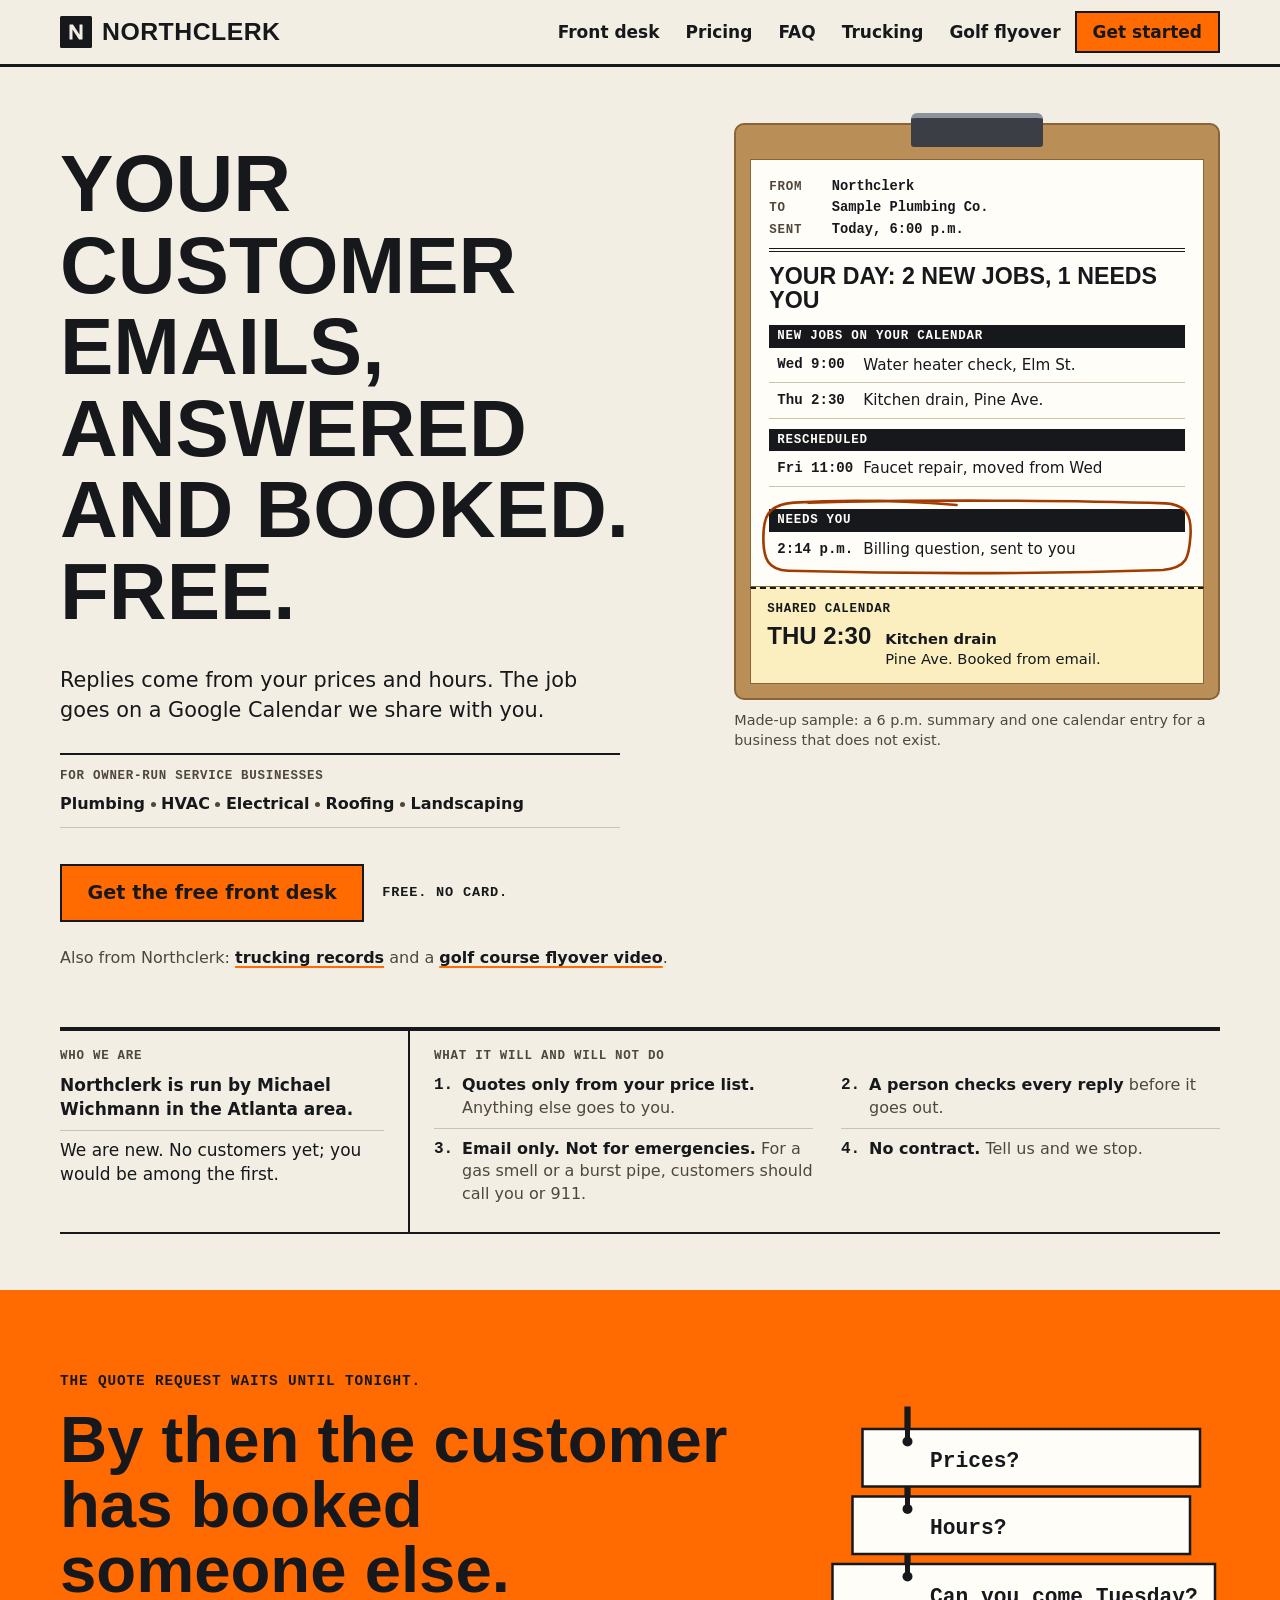
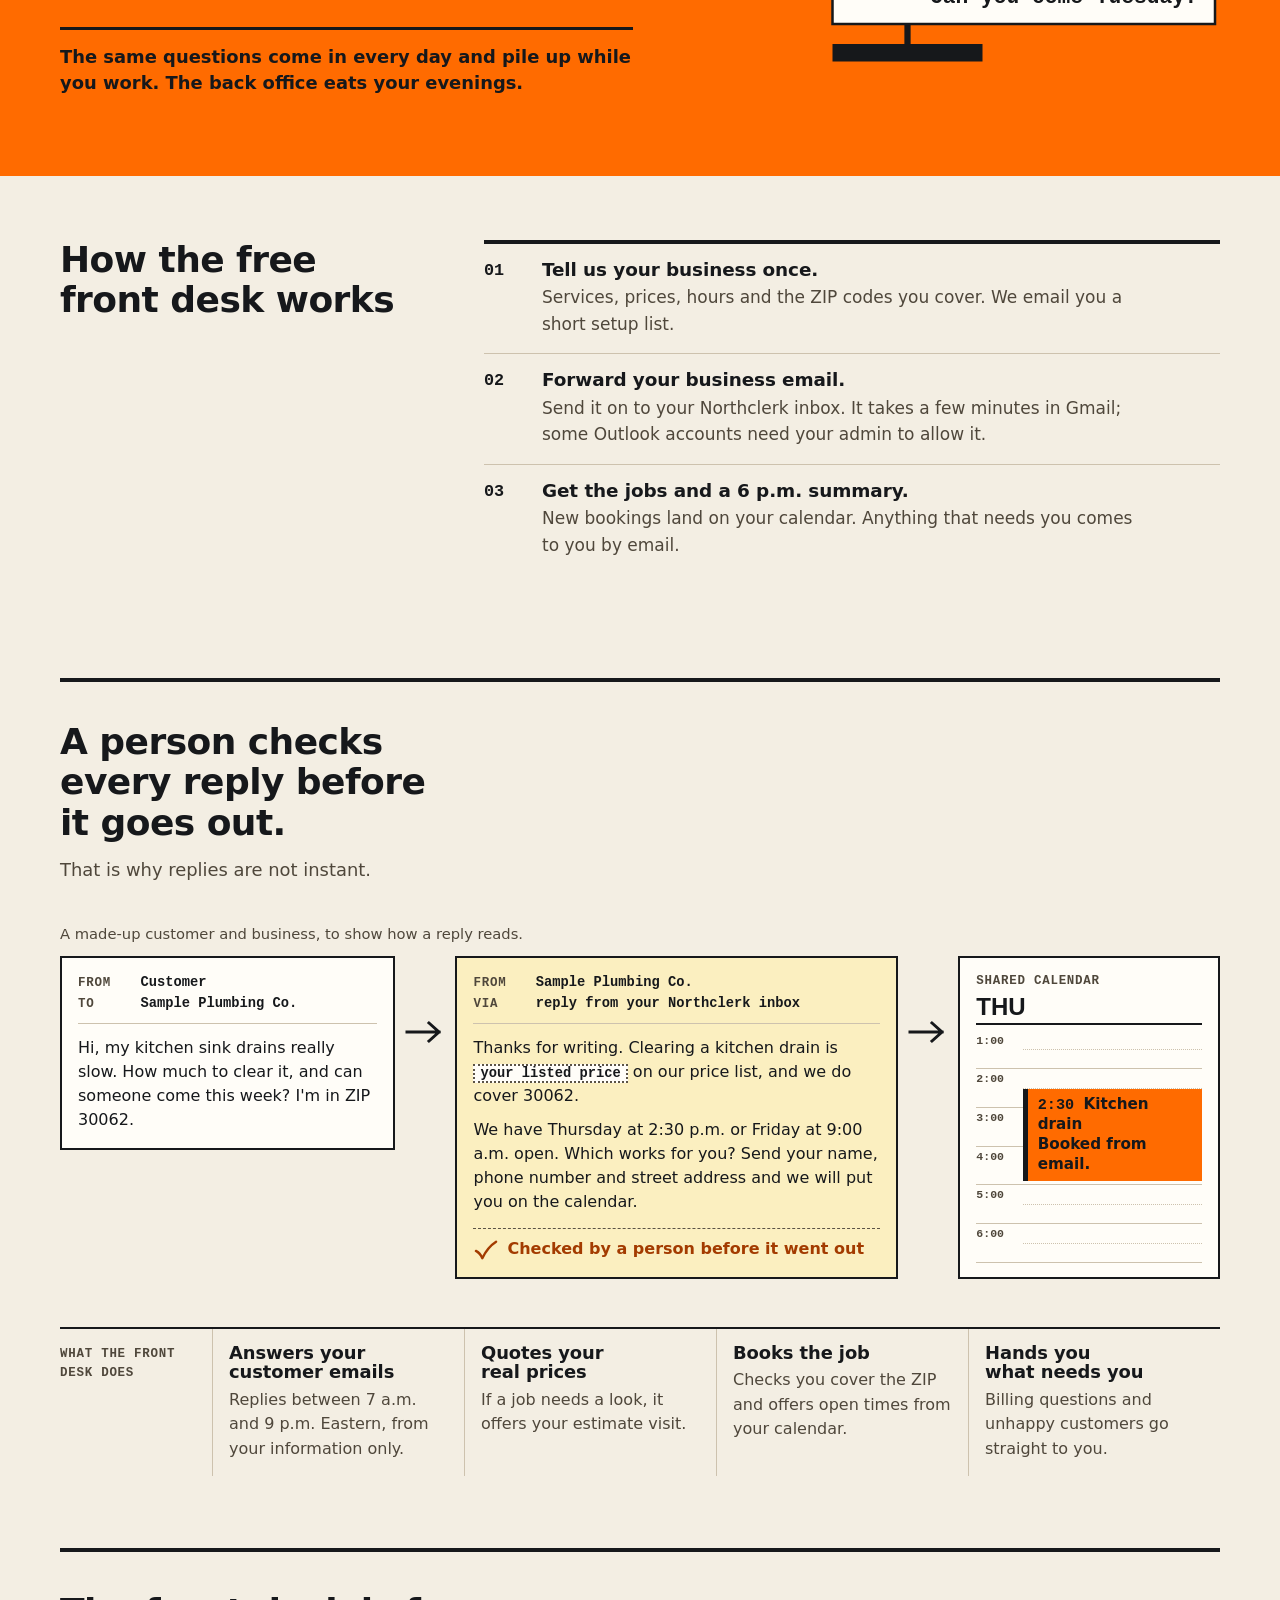
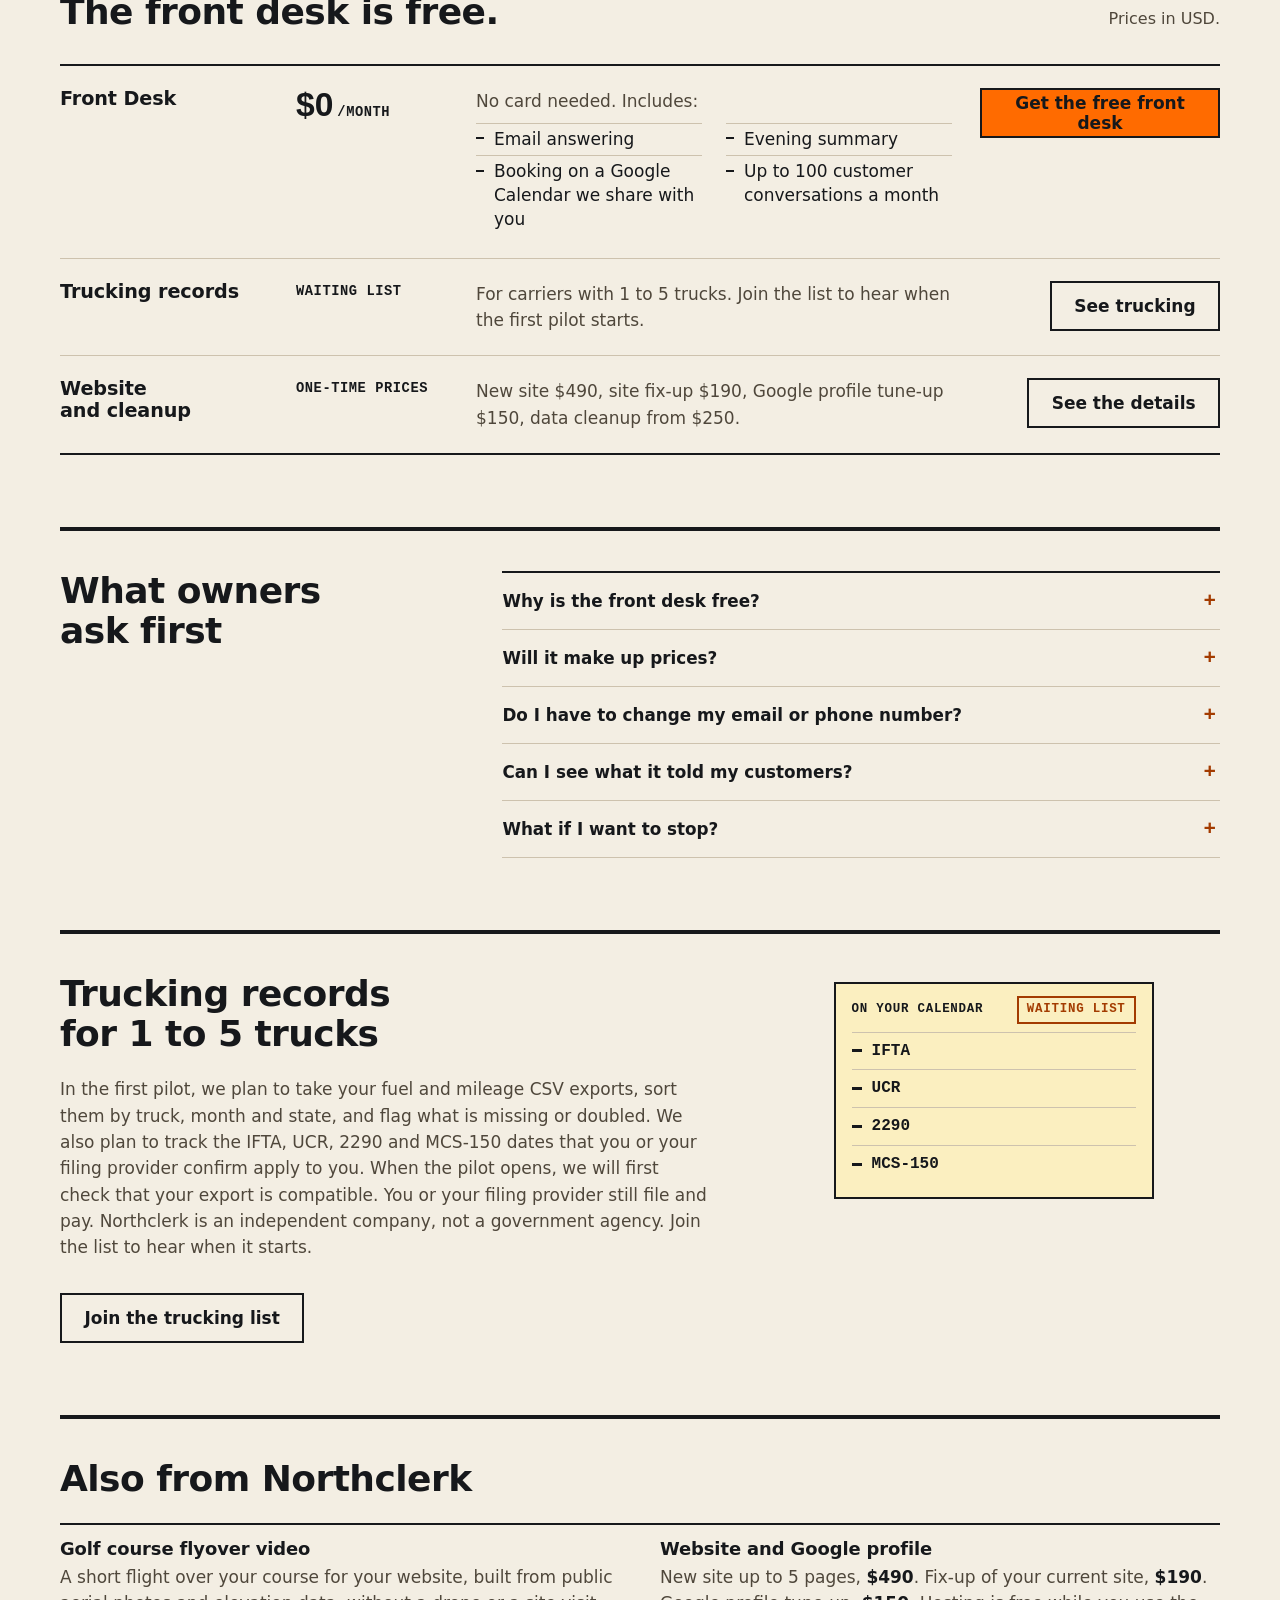
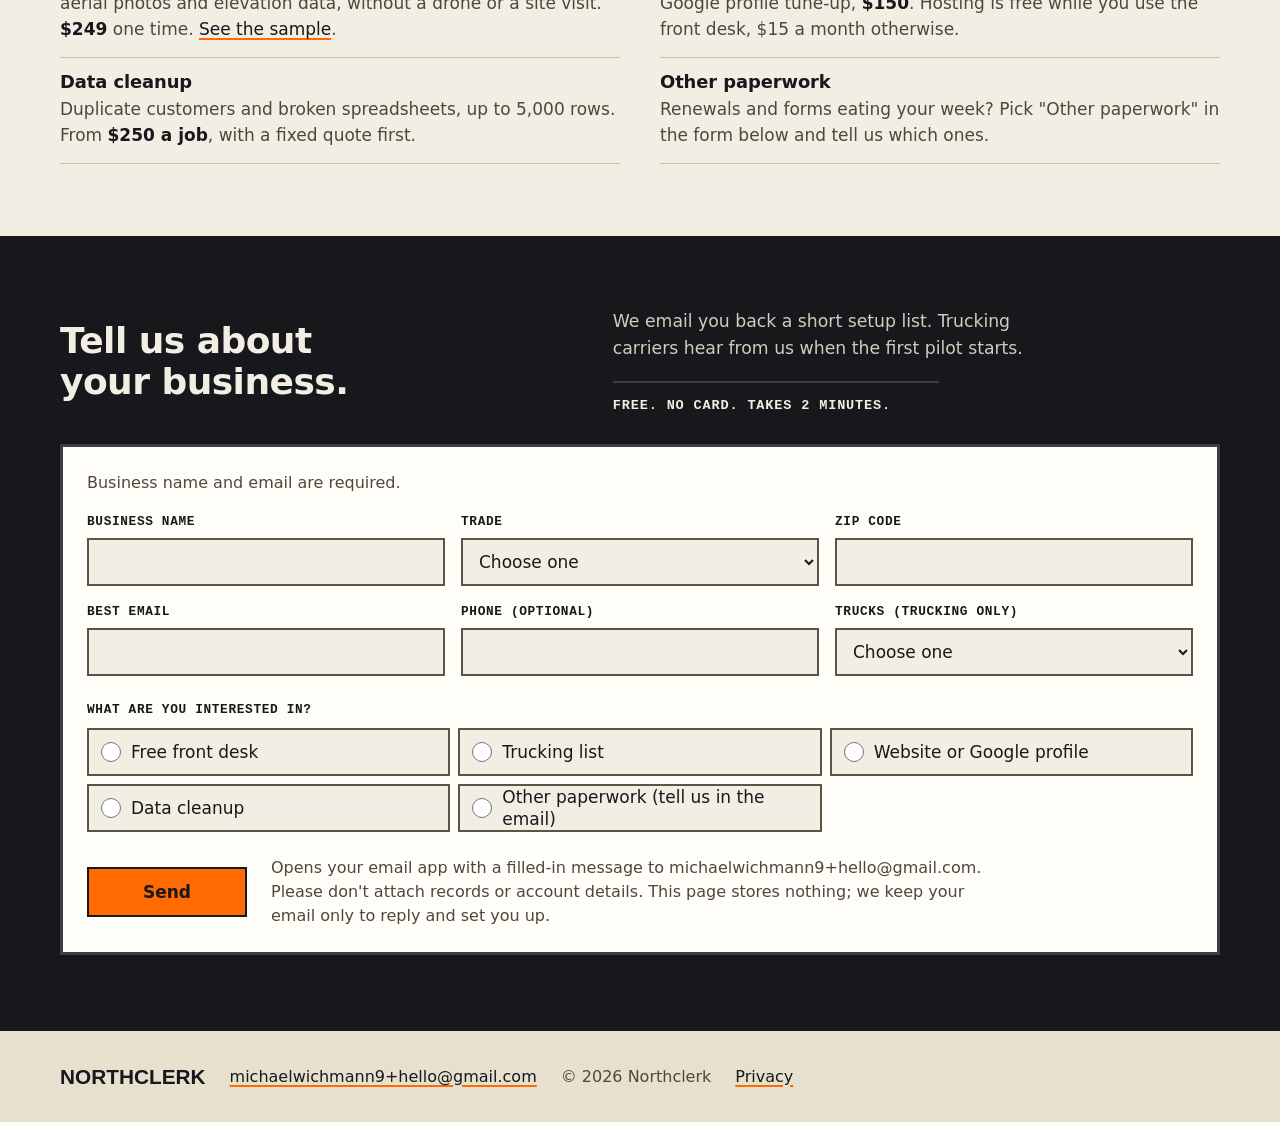
<file: index.html>
<!doctype html>
<html lang="en">
<head>
<meta charset="utf-8">
<meta name="northclerk-build" content="4d0f6d6a10bc16ee58f298d0b534cd82347425bd04476fd16becb7bff31a00ee">
<meta name="viewport" content="width=device-width, initial-scale=1">
<title>Northclerk: a free email front desk for service businesses</title>
<meta name="description" content="Northclerk answers your customers' emails from your prices and hours and books the job on a Google Calendar we share with you. Free, no card, no contract.">
<meta name="color-scheme" content="light dark">
<meta name="theme-color" content="#f3eee3" media="(prefers-color-scheme: light)">
<meta name="theme-color" content="#141517" media="(prefers-color-scheme: dark)">
<meta property="og:type" content="website">
<meta property="og:site_name" content="Northclerk">
<meta property="og:title" content="Northclerk: a free email front desk for service businesses">
<meta property="og:description" content="Northclerk answers your customers' emails from your prices and hours and books the job on a Google Calendar we share with you. Free, no card, no contract.">
<link rel="icon" type="image/svg+xml" href="data:image/svg+xml,%3Csvg xmlns='http://www.w3.org/2000/svg' viewBox='0 0 64 64'%3E%3Crect width='64' height='64' rx='3' fill='%2316181b'/%3E%3Cpath d='M19 47V17h7l13 20V17h6v30h-7L25 27v20z' fill='%23ff6b00'/%3E%3C/svg%3E">
<script>document.documentElement.className += ' js';</script>
<link rel="stylesheet" href="styles.css">
</head>
<body>
<a class="skip-link" href="#main">Skip to content</a>

<header class="site-header">
  <div class="container header-inner">
    <a class="brand" href="#top" aria-label="Northclerk, back to top">
      <svg class="brand-mark" viewBox="0 0 64 64" width="32" height="32" aria-hidden="true" focusable="false"><rect width="64" height="64" rx="3" fill="currentColor"/><path d="M19 47V17h7l13 20V17h6v30h-7L25 27v20z" fill="var(--accent-ink)"/></svg>
      <span class="brand-name">Northclerk</span>
    </a>
    <button class="nav-toggle" type="button" aria-expanded="false" aria-controls="site-nav">
      <svg width="20" height="20" viewBox="0 0 24 24" fill="none" stroke="currentColor" stroke-width="2.4" stroke-linecap="square" aria-hidden="true" focusable="false"><path d="M4 7h16M4 12h16M4 17h16"/></svg>
      <span>Menu</span>
    </button>
    <nav class="site-nav" id="site-nav" aria-label="Main">
      <ul>
        <li><a href="#product">Front desk</a></li>
        <li><a href="#pricing">Pricing</a></li>
        <li><a href="#faq">FAQ</a></li>
        <li><a href="#trucking">Trucking</a></li>
        <li><a href="/flyover/">Golf flyover</a></li>
        <li><a class="btn btn-primary btn-small" href="#get-started">Get started</a></li>
      </ul>
    </nav>
  </div>
</header>

<main id="main">

  <section class="hero" id="top" aria-labelledby="hero-title">
    <div class="container hero-grid">
      <div class="hero-copy">
        <h1 id="hero-title">Your customer emails, answered and booked. Free.</h1>
        <p class="lead">Replies come from your prices and hours. The job goes on a Google Calendar we share with you.</p>
        <div class="for-row">
          <p class="for-label">For owner-run service businesses</p>
          <ul class="trades" aria-label="Trades">
            <li>Plumbing</li>
            <li>HVAC</li>
            <li>Electrical</li>
            <li>Roofing</li>
            <li>Landscaping</li>
          </ul>
        </div>
        <div class="cta-block cta-hero">
          <a class="btn btn-primary btn-big" href="#get-started">Get the free front desk</a>
          <p class="cta-note">Free. No card.</p>
        </div>
        <p class="cross-link">Also from Northclerk: <a href="#trucking">trucking records</a> and a <a href="/flyover/">golf course flyover video</a>.</p>
      </div>

      <figure class="hero-visual">
        <div class="board" aria-hidden="true">
          <span class="board-clip"></span>
          <div class="sheet">
            <div class="mail-head">
              <p><span class="hk">From</span><span class="hv">Northclerk</span></p>
              <p><span class="hk">To</span><span class="hv">Sample Plumbing Co.</span></p>
              <p><span class="hk">Sent</span><span class="hv">Today, 6:00 p.m.</span></p>
            </div>
            <p class="sheet-subject">Your day: 2 new jobs, 1 needs you</p>
            <div class="sheet-block">
              <p class="sheet-label">New jobs on your calendar</p>
              <p class="sheet-row"><span class="sheet-when">Wed 9:00</span><span class="sheet-what">Water heater check, Elm St.</span></p>
              <p class="sheet-row"><span class="sheet-when">Thu 2:30</span><span class="sheet-what">Kitchen drain, Pine Ave.</span></p>
            </div>
            <div class="sheet-block">
              <p class="sheet-label">Rescheduled</p>
              <p class="sheet-row"><span class="sheet-when">Fri 11:00</span><span class="sheet-what">Faucet repair, moved from Wed</span></p>
            </div>
            <div class="sheet-block sheet-needs">
              <svg class="ring" viewBox="0 0 300 100" preserveAspectRatio="none" focusable="false"><path d="M34 6C112 2 214 3 280 7C295 9 298 24 297 50C296 76 295 90 278 93C196 98 98 98 20 94C6 93 3 78 3 52C3 26 5 9 24 6C58 2 96 3 136 9"/></svg>
              <p class="sheet-label">Needs you</p>
              <p class="sheet-row"><span class="sheet-when">2:14 p.m.</span><span class="sheet-what">Billing question, sent to you</span></p>
            </div>
          </div>
          <div class="stub">
            <p class="stub-label">Shared calendar</p>
            <p class="stub-when"><b>Thu</b> 2:30</p>
            <p class="stub-what"><strong>Kitchen drain</strong> Pine Ave. Booked from email.</p>
          </div>
        </div>
        <figcaption>Made-up sample: a 6 p.m. summary and one calendar entry for a business that does not exist.</figcaption>
      </figure>
    </div>

    <div class="container terms-wrap">
      <aside class="who" aria-label="Who we are">
        <p class="who-label">Who we are</p>
        <ul class="who-list">
          <li><strong>Northclerk is run by Michael Wichmann in the Atlanta area.</strong></li>
          <li>We are new. No customers yet; you would be among the first.</li>
        </ul>
      </aside>

      <div class="terms">
        <p class="terms-label">What it will and will not do</p>
        <ul class="mechanism" aria-label="What it will and will not do">
          <li><strong>Quotes only from your price list.</strong> Anything else goes to you.</li>
          <li><strong>A person checks every reply</strong> before it goes out.</li>
          <li><strong>Email only. Not for emergencies.</strong> For a gas smell or a burst pipe, customers should call you or 911.</li>
          <li><strong>No contract.</strong> Tell us and we stop.</li>
        </ul>
      </div>
    </div>
  </section>

  <section class="band band-orange" id="problem" aria-labelledby="problem-title">
    <div class="container problem-grid">
      <div class="problem-copy">
        <p class="band-kicker">The quote request waits until tonight.</p>
        <h2 class="band-line" id="problem-title">By then the customer has booked someone else.</h2>
        <p class="band-more">The same questions come in every day and pile up while you work. The back office eats your evenings.</p>
      </div>
      <svg class="spike" viewBox="0 0 320 214" aria-hidden="true" focusable="false">
        <path class="spike-pin" d="M70 196V6"/>
        <g class="slip"><rect x="34" y="24" width="270" height="46"/><text x="88" y="54">Prices?</text></g>
        <g class="slip"><rect x="26" y="78" width="270" height="46"/><text x="88" y="108">Hours?</text></g>
        <g class="slip slip-top"><rect x="10" y="132" width="306" height="48"/><text x="88" y="163">Can you come Tuesday?</text></g>
        <path class="spike-pin spike-front" d="M70 24V34M70 78V88M70 132V142"/>
        <circle class="spike-hole" cx="70" cy="34" r="4"/><circle class="spike-hole" cx="70" cy="88" r="4"/><circle class="spike-hole" cx="70" cy="142" r="4"/>
        <rect class="spike-base" x="10" y="196" width="120" height="14"/>
      </svg>
    </div>
  </section>

  <section class="section section-setup" id="product" aria-labelledby="how-title">
    <div class="container setup-grid">
      <h2 id="how-title">How the free front desk works</h2>
      <ol class="steps">
        <li class="step">
          <h3>Tell us your business once.</h3>
          <p>Services, prices, hours and the ZIP codes you cover. We email you a short setup list.</p>
        </li>
        <li class="step">
          <h3>Forward your business email.</h3>
          <p>Send it on to your Northclerk inbox. It takes a few minutes in Gmail; some Outlook accounts need your admin to allow it.</p>
        </li>
        <li class="step">
          <h3>Get the jobs and a 6 p.m. summary.</h3>
          <p>New bookings land on your calendar. Anything that needs you comes to you by email.</p>
        </li>
      </ol>
    </div>
  </section>

  <section class="section section-example" id="features" aria-labelledby="features-title">
    <div class="container">
      <div class="example-head">
        <h2 id="features-title">A person checks every reply before it goes out.</h2>
        <p>That is why replies are not instant.</p>
      </div>

      <figure class="loop">
        <figcaption class="loop-tag">A made-up customer and business, to show how a reply reads.</figcaption>
        <div class="loop-row">
          <div class="doc doc-in">
            <div class="mail-head">
              <p><span class="hk">From</span><span class="hv">Customer</span></p>
              <p><span class="hk">To</span><span class="hv">Sample Plumbing Co.</span></p>
            </div>
            <p>Hi, my kitchen sink drains really slow. How much to clear it, and can someone come this week? I'm in ZIP 30062.</p>
          </div>

          <svg class="loop-arrow" viewBox="0 0 40 24" aria-hidden="true" focusable="false"><path d="M2 12h32M24 3l10 9-10 9"/></svg>

          <div class="doc doc-out">
            <div class="mail-head">
              <p><span class="hk">From</span><span class="hv">Sample Plumbing Co.</span></p>
              <p><span class="hk">Via</span><span class="hv">reply from your Northclerk inbox</span></p>
            </div>
            <p>Thanks for writing. Clearing a kitchen drain is <span class="price-chip">your listed price</span> on our price list, and we do cover 30062.</p>
            <p>We have Thursday at 2:30 p.m. or Friday at 9:00 a.m. open. Which works for you? Send your name, phone number and street address and we will put you on the calendar.</p>
            <p class="pen-check"><svg viewBox="0 0 28 24" width="26" height="22" aria-hidden="true" focusable="false"><path d="M3 13c3 1.5 5.5 4.5 7 8c3.5-7.5 8-13.5 15-18"/></svg>Checked by a person before it went out</p>
          </div>

          <svg class="loop-arrow" viewBox="0 0 40 24" aria-hidden="true" focusable="false"><path d="M2 12h32M24 3l10 9-10 9"/></svg>

          <div class="doc doc-cal">
            <p class="cal-head">Shared calendar</p>
            <p class="cal-day">Thu</p>
            <div class="cal-grid" aria-hidden="true">
              <span></span><span></span><span></span><span></span><span></span><span></span>
              <p class="cal-booked"><b>2:30</b> Kitchen drain <span>Booked from email.</span></p>
            </div>
          </div>
        </div>
      </figure>

      <div class="features">
        <p class="features-label">What the front desk does</p>
        <article class="feature">
          <h3>Answers your customer emails</h3>
          <p>Replies between 7 a.m. and 9 p.m. Eastern, from your information only.</p>
        </article>
        <article class="feature">
          <h3>Quotes your real prices</h3>
          <p>If a job needs a look, it offers your estimate visit.</p>
        </article>
        <article class="feature">
          <h3>Books the job</h3>
          <p>Checks you cover the ZIP and offers open times from your calendar.</p>
        </article>
        <article class="feature">
          <h3>Hands you what needs you</h3>
          <p>Billing questions and unhappy customers go straight to you.</p>
        </article>
      </div>
    </div>
  </section>

  <section class="section section-price" id="pricing" aria-labelledby="pricing-title">
    <div class="container">
      <div class="price-head">
        <h2 id="pricing-title">The front desk is free.</h2>
        <p class="fine">Prices in USD.</p>
      </div>
      <div class="rates">
        <article class="rate rate-desk" aria-labelledby="plan-1">
          <h3 id="plan-1">Front Desk</h3>
          <p class="rate-price"><span class="amount">$0</span><span class="per">/month</span></p>
          <div class="rate-body">
            <p>No card needed. Includes:</p>
            <ul class="includes">
              <li>Email answering</li>
              <li>Booking on a Google Calendar we share with you</li>
              <li>Evening summary</li>
              <li>Up to 100 customer conversations a month</li>
            </ul>
          </div>
          <a class="btn btn-primary" href="#get-started">Get the free front desk</a>
        </article>
        <article class="rate" aria-labelledby="plan-2">
          <h3 id="plan-2">Trucking records</h3>
          <p class="rate-price"><span class="per">Waiting list</span></p>
          <div class="rate-body">
            <p>For carriers with 1 to 5 trucks. Join the list to hear when the first pilot starts.</p>
          </div>
          <a class="btn btn-secondary" href="#trucking">See trucking</a>
        </article>
        <article class="rate" aria-labelledby="plan-3">
          <h3 id="plan-3">Website and cleanup</h3>
          <p class="rate-price"><span class="per">One-time prices</span></p>
          <div class="rate-body">
            <p>New site $490, site fix-up $190, Google profile tune-up $150, data cleanup from $250.</p>
          </div>
          <a class="btn btn-secondary" href="#more">See the details</a>
        </article>
      </div>
    </div>
  </section>

  <section class="section section-faq" id="faq" aria-labelledby="faq-title">
    <div class="container faq-layout">
      <h2 id="faq-title">What owners ask first</h2>
      <div class="faq">
        <details>
          <summary>Why is the front desk free?</summary>
          <p>It shows you how we work. We charge for websites, cleanup and records work. It covers up to 100 conversations a month, and we will tell you before anything changes.</p>
        </details>
        <details>
          <summary>Will it make up prices?</summary>
          <p>No.</p>
        </details>
        <details>
          <summary>Do I have to change my email or phone number?</summary>
          <p>No. You keep your email and phone number, and forward your business email to your Northclerk inbox. Replies to customers come from that inbox, which is a Gmail address.</p>
        </details>
        <details>
          <summary>Can I see what it told my customers?</summary>
          <p>Yes. Every conversation is in your evening summary, and we send the full thread whenever you ask.</p>
        </details>
        <details>
          <summary>What if I want to stop?</summary>
          <p>Tell us and we stop. No contract.</p>
        </details>
      </div>
    </div>
  </section>

  <section class="section section-trucking" id="trucking" aria-labelledby="trucking-title">
    <div class="container trucking-layout">
      <div class="demo-copy">
        <h2 id="trucking-title">Trucking records for 1 to 5 trucks</h2>
        <p>In the first pilot, we plan to take your fuel and mileage CSV exports, sort them by truck, month and state, and flag what is missing or doubled. We also plan to track the IFTA, UCR, 2290 and MCS-150 dates that you or your filing provider confirm apply to you. When the pilot opens, we will first check that your export is compatible. You or your filing provider still file and pay. Northclerk is an independent company, not a government agency. Join the list to hear when it starts.</p>
        <div class="btn-row">
          <a class="btn btn-secondary" href="#get-started" data-interest="Trucking paperwork list">Join the trucking list</a>
        </div>
      </div>
      <div class="truck-art" aria-hidden="true">
        <div class="cal-card">
          <p class="cal-title">On your calendar <span class="stamp">Waiting list</span></p>
          <ul>
            <li><span class="cal-dot"></span>IFTA</li>
            <li><span class="cal-dot"></span>UCR</li>
            <li><span class="cal-dot"></span>2290</li>
            <li><span class="cal-dot"></span>MCS-150</li>
          </ul>
        </div>
      </div>
    </div>
  </section>

  <section class="section section-more" id="more" aria-labelledby="more-title">
    <div class="container">
      <h2 id="more-title">Also from Northclerk</h2>
      <div class="lines">
        <article class="line">
          <h3>Golf course flyover video</h3>
          <p>A short flight over your course for your website, built from public aerial photos and elevation data, without a drone or a site visit. <strong>$249</strong> one time. <a href="/flyover/">See the sample</a>.</p>
        </article>
        <article class="line">
          <h3>Website and Google profile</h3>
          <p>New site up to 5 pages, <strong>$490</strong>. Fix-up of your current site, <strong>$190</strong>. Google profile tune-up, <strong>$150</strong>. Hosting is free while you use the front desk, $15 a month otherwise.</p>
        </article>
        <article class="line">
          <h3>Data cleanup</h3>
          <p>Duplicate customers and broken spreadsheets, up to 5,000 rows. From <strong>$250 a job</strong>, with a fixed quote first.</p>
        </article>
        <article class="line">
          <h3>Other paperwork</h3>
          <p>Renewals and forms eating your week? Pick "Other paperwork" in the form below and tell us which ones.</p>
        </article>
      </div>
    </div>
  </section>

  <section class="section section-start" id="get-started" aria-labelledby="start-title">
    <div class="container start-layout">
      <div class="start-copy">
        <h2 id="start-title">Tell us about your business.</h2>
        <p>We email you back a short setup list. Trucking carriers hear from us when the first pilot starts.</p>
        <p class="start-note">Free. No card. Takes 2 minutes.</p>
      </div>

      <form class="signup" id="signup-form" action="mailto:michaelwichmann9+hello@gmail.com" method="post" enctype="text/plain" autocomplete="on">
        <p class="form-hint">Business name and email are required.</p>
        <div class="fields">
          <div class="field">
            <label for="f-business">Business name</label>
            <input type="text" id="f-business" name="Business name" required autocomplete="organization" aria-describedby="e-business">
            <span class="field-error" id="e-business" aria-live="polite"></span>
          </div>
          <div class="field">
            <label for="f-trade">Trade</label>
            <select id="f-trade" name="Trade">
              <option value="">Choose one</option>
              <option>Plumbing</option>
              <option>HVAC</option>
              <option>Electrical</option>
              <option>Roofing</option>
              <option>Landscaping</option>
              <option>Cleaning</option>
              <option>Auto repair</option>
              <option>Salon/spa</option>
              <option>Garage door</option>
              <option>Pest control</option>
              <option>Trucking</option>
              <option>Other</option>
            </select>
          </div>
          <div class="field">
            <label for="f-zip">ZIP code</label>
            <input type="text" id="f-zip" name="ZIP code" inputmode="numeric" autocomplete="postal-code">
          </div>
          <div class="field">
            <label for="f-email">Best email</label>
            <input type="email" id="f-email" name="Best email" required autocomplete="email" aria-describedby="e-email">
            <span class="field-error" id="e-email" aria-live="polite"></span>
          </div>
          <div class="field">
            <label for="f-phone">Phone (optional)</label>
            <input type="tel" id="f-phone" name="Phone" autocomplete="tel">
          </div>
          <div class="field">
            <label for="f-trucks">Trucks (trucking only)</label>
            <select id="f-trucks" name="Trucks">
              <option value="">Choose one</option>
              <option>1</option>
              <option>2 to 5</option>
              <option value="6 to 10">6 to 10 (not in pilot)</option>
              <option value="More than 10">Over 10 (not in pilot)</option>
            </select>
          </div>
        </div>
        <fieldset class="choices">
          <legend>What are you interested in?</legend>
          <label class="choice"><input type="radio" name="Interested in" value="Free front desk"><span>Free front desk</span></label>
          <label class="choice"><input type="radio" name="Interested in" value="Trucking paperwork list"><span>Trucking list</span></label>
          <label class="choice"><input type="radio" name="Interested in" value="Website"><span>Website or Google profile</span></label>
          <label class="choice"><input type="radio" name="Interested in" value="Data cleanup"><span>Data cleanup</span></label>
          <label class="choice"><input type="radio" name="Interested in" value="Other paperwork"><span>Other paperwork (tell us in the email)</span></label>
        </fieldset>
        <div class="submit-row">
          <button class="btn btn-primary" type="submit" aria-describedby="send-note">Send</button>
          <p class="note" id="send-note">Opens your email app with a filled-in message to michaelwichmann9+hello@gmail.com. Please don't attach records or account details. This page stores nothing; we keep your email only to reply and set you up.</p>
        </div>
      </form>
    </div>
  </section>

</main>

<footer class="site-footer">
  <div class="container footer-inner">
    <p class="footer-brand"><strong>Northclerk</strong></p>
    <p><a href="mailto:michaelwichmann9+hello@gmail.com">michaelwichmann9+hello@gmail.com</a></p>
    <p>&copy; 2026 Northclerk</p>
    <p><a href="privacy.html">Privacy</a></p>
  </div>
</footer>

<script src="site.js" defer></script>
</body>
</html>
</file>
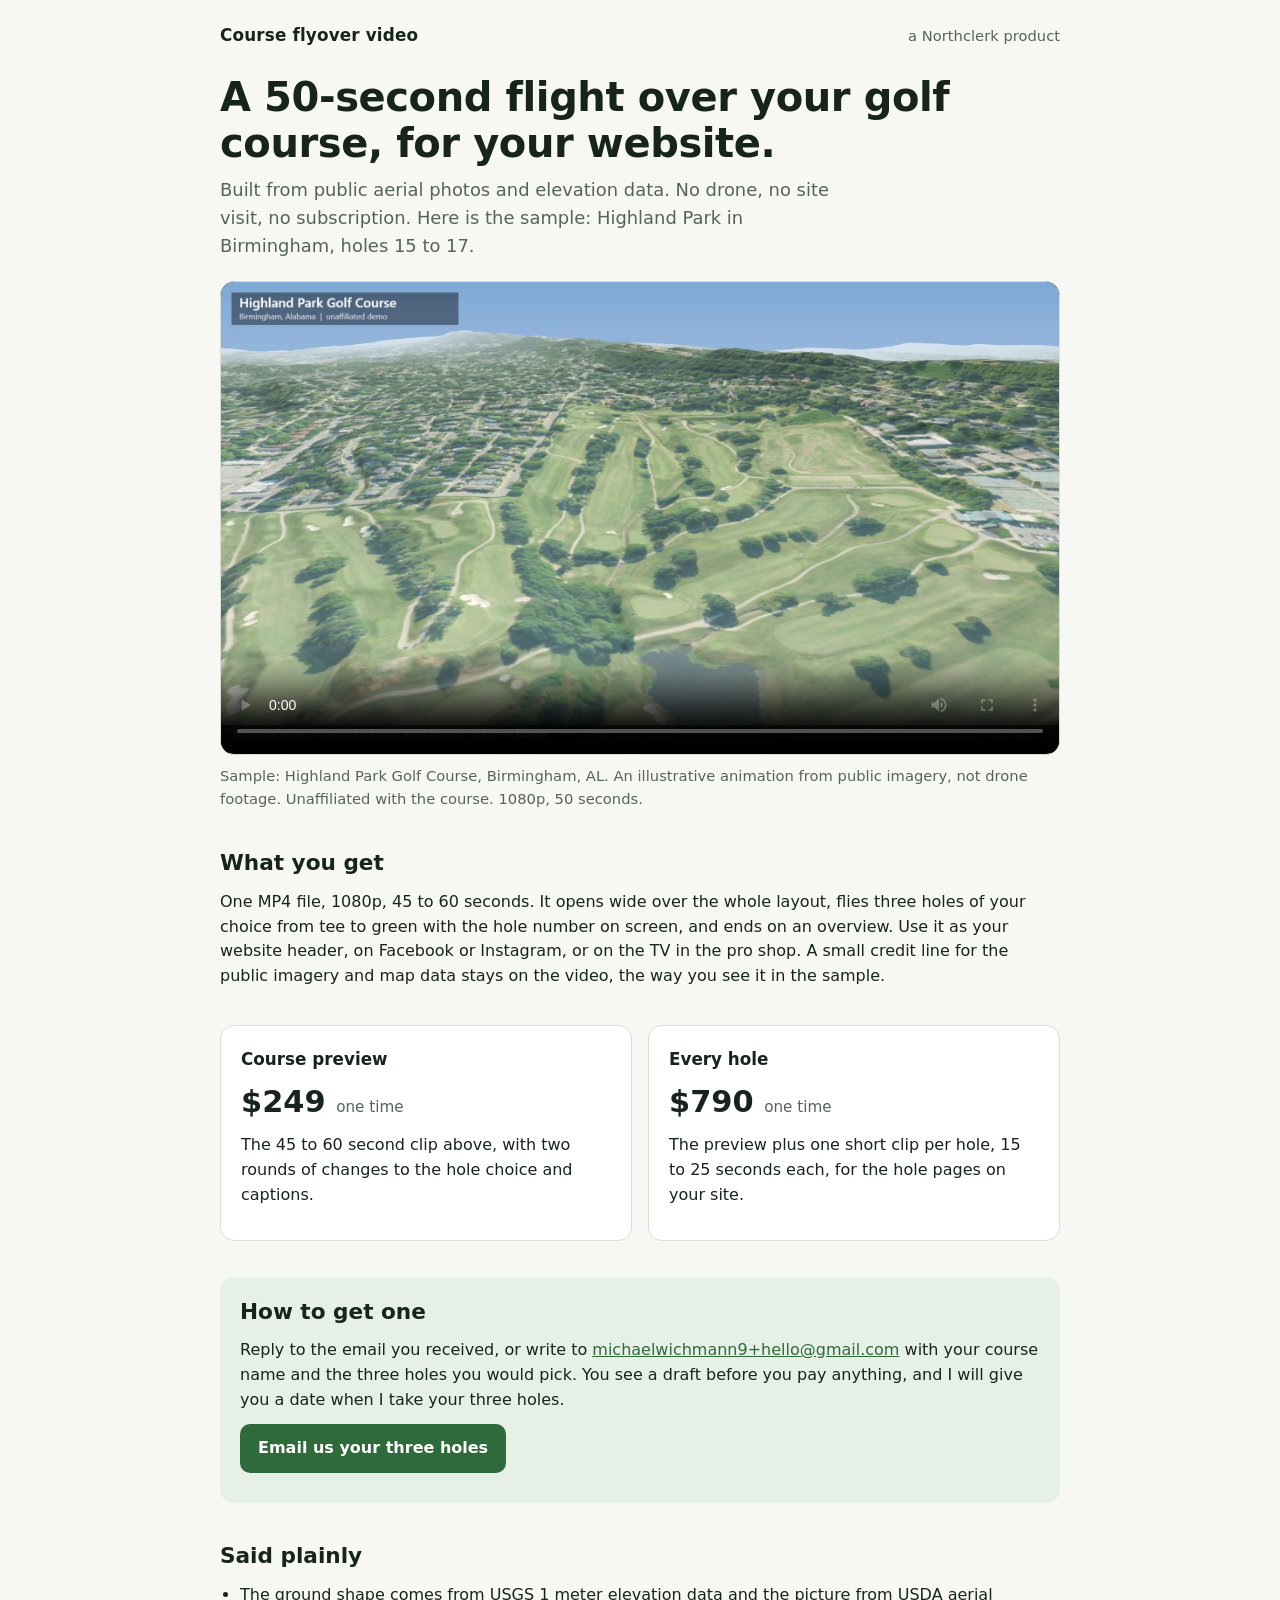
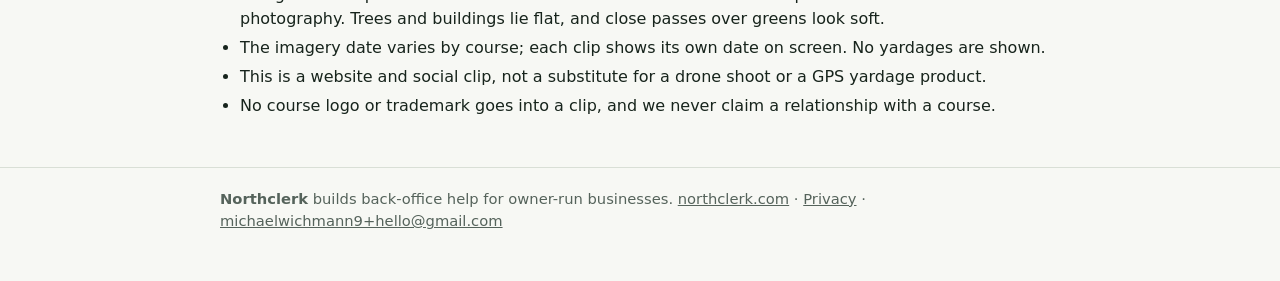
<file: flyover/index.html>
<!doctype html>
<html lang="en">
<head>
<meta charset="utf-8">
<meta name="northclerk-build" content="4d0f6d6a10bc16ee58f298d0b534cd82347425bd04476fd16becb7bff31a00ee">
<meta name="viewport" content="width=device-width, initial-scale=1">
<title>Course flyover video: a 50-second flight over your golf course</title>
<meta name="description" content="A short flyover video of your golf course, built from public aerial photos and elevation data. No drone, no site visit. $249 one time.">
<style>
  :root {
    --bg: #f7f8f4;
    --paper: #ffffff;
    --ink: #17241c;
    --muted: #55635b;
    --line: #d9dfd6;
    --green: #2f6b3a;
    --green-ink: #ffffff;
    --green-soft: #e7f0e6;
    --font: system-ui, -apple-system, "Segoe UI", Roboto, "Helvetica Neue", Arial, sans-serif;
  }
  @media (prefers-color-scheme: dark) {
    :root {
      --bg: #101713;
      --paper: #172019;
      --ink: #eef3ee;
      --muted: #aab8ad;
      --line: #2a3a2e;
      --green: #7fcf8f;
      --green-ink: #0d1a10;
      --green-soft: #1c2d20;
    }
  }
  * { box-sizing: border-box; }
  html, body { margin: 0; padding: 0; }
  body { background: var(--bg); color: var(--ink); font-family: var(--font); line-height: 1.55; }
  a { color: var(--green); }
  .wrap { max-width: 880px; margin: 0 auto; padding: 0 20px; }
  .top { padding: 22px 0 8px; display: flex; justify-content: space-between; align-items: baseline; gap: 12px; flex-wrap: wrap; }
  .top .name { font-weight: 700; letter-spacing: 0.01em; text-decoration: none; color: var(--ink); font-size: 1.05rem; }
  .top .by { color: var(--muted); font-size: 0.92rem; }
  h1 { font-size: clamp(1.7rem, 4.2vw, 2.5rem); line-height: 1.15; margin: 18px 0 10px; letter-spacing: -0.01em; }
  .lede { font-size: 1.12rem; color: var(--muted); margin: 0 0 22px; max-width: 640px; }
  .player { background: #000; border-radius: 14px; overflow: hidden; border: 1px solid var(--line); }
  .player video { display: block; width: 100%; height: auto; }
  .caption { color: var(--muted); font-size: 0.92rem; margin: 10px 0 0; }
  section { margin: 36px 0; }
  h2 { font-size: 1.35rem; margin: 0 0 10px; }
  p { margin: 0 0 12px; }
  .cols { display: grid; grid-template-columns: 1fr 1fr; gap: 16px; }
  @media (max-width: 640px) { .cols { grid-template-columns: 1fr; } }
  .card { background: var(--paper); border: 1px solid var(--line); border-radius: 14px; padding: 20px; }
  .card h3 { margin: 0 0 6px; font-size: 1.05rem; }
  .price { font-size: 1.9rem; font-weight: 700; margin: 4px 0 8px; }
  .price small { font-size: 0.95rem; font-weight: 400; color: var(--muted); }
  .btn { display: inline-block; background: var(--green); color: var(--green-ink); text-decoration: none; font-weight: 600; padding: 12px 18px; border-radius: 10px; }
  .btn:hover { filter: brightness(1.05); }
  ul { padding-left: 20px; margin: 0 0 12px; }
  li { margin: 4px 0; }
  .plain { background: var(--green-soft); border-radius: 14px; padding: 18px 20px; }
  footer { border-top: 1px solid var(--line); margin-top: 48px; padding: 20px 0 36px; color: var(--muted); font-size: 0.92rem; }
  footer a { color: var(--muted); }
</style>
</head>
<body>
<div class="wrap">
  <div class="top">
    <a class="name" href="/flyover/">Course flyover video</a>
    <span class="by">a Northclerk product</span>
  </div>

  <h1>A 50-second flight over your golf course, for your website.</h1>
  <p class="lede">Built from public aerial photos and elevation data. No drone, no site visit, no subscription. Here is the sample: Highland Park in Birmingham, holes 15 to 17.</p>

  <div class="player">
    <video controls preload="metadata" playsinline poster="/flyover/poster.jpg">
      <source src="/demo/highland-park-flyover.mp4" type="video/mp4">
      Your browser cannot play this video. <a href="/demo/highland-park-flyover.mp4">Download the sample (21 MB)</a>.
    </video>
  </div>
  <p class="caption">Sample: Highland Park Golf Course, Birmingham, AL. An illustrative animation from public imagery, not drone footage. Unaffiliated with the course. 1080p, 50 seconds.</p>

  <section>
    <h2>What you get</h2>
    <p>One MP4 file, 1080p, 45 to 60 seconds. It opens wide over the whole layout, flies three holes of your choice from tee to green with the hole number on screen, and ends on an overview. Use it as your website header, on Facebook or Instagram, or on the TV in the pro shop. A small credit line for the public imagery and map data stays on the video, the way you see it in the sample.</p>
  </section>

  <section class="cols">
    <div class="card">
      <h3>Course preview</h3>
      <p class="price">$249 <small>one time</small></p>
      <p>The 45 to 60 second clip above, with two rounds of changes to the hole choice and captions.</p>
    </div>
    <div class="card">
      <h3>Every hole</h3>
      <p class="price">$790 <small>one time</small></p>
      <p>The preview plus one short clip per hole, 15 to 25 seconds each, for the hole pages on your site.</p>
    </div>
  </section>

  <section class="plain">
    <h2>How to get one</h2>
    <p>Reply to the email you received, or write to <a href="mailto:michaelwichmann9+hello@gmail.com?subject=Course%20flyover">michaelwichmann9+hello@gmail.com</a> with your course name and the three holes you would pick. You see a draft before you pay anything, and I will give you a date when I take your three holes.</p>
    <p><a class="btn" href="mailto:michaelwichmann9+hello@gmail.com?subject=Course%20flyover">Email us your three holes</a></p>
  </section>

  <section>
    <h2>Said plainly</h2>
    <ul>
      <li>The ground shape comes from USGS 1 meter elevation data and the picture from USDA aerial photography. Trees and buildings lie flat, and close passes over greens look soft.</li>
      <li>The imagery date varies by course; each clip shows its own date on screen. No yardages are shown.</li>
      <li>This is a website and social clip, not a substitute for a drone shoot or a GPS yardage product.</li>
      <li>No course logo or trademark goes into a clip, and we never claim a relationship with a course.</li>
    </ul>
  </section>
</div>

<footer>
  <div class="wrap">
    <p><strong>Northclerk</strong> builds back-office help for owner-run businesses. <a href="/">northclerk.com</a> &middot; <a href="/privacy.html">Privacy</a> &middot; <a href="mailto:michaelwichmann9+hello@gmail.com">michaelwichmann9+hello@gmail.com</a></p>
  </div>
</footer>
</body>
</html>
</file>
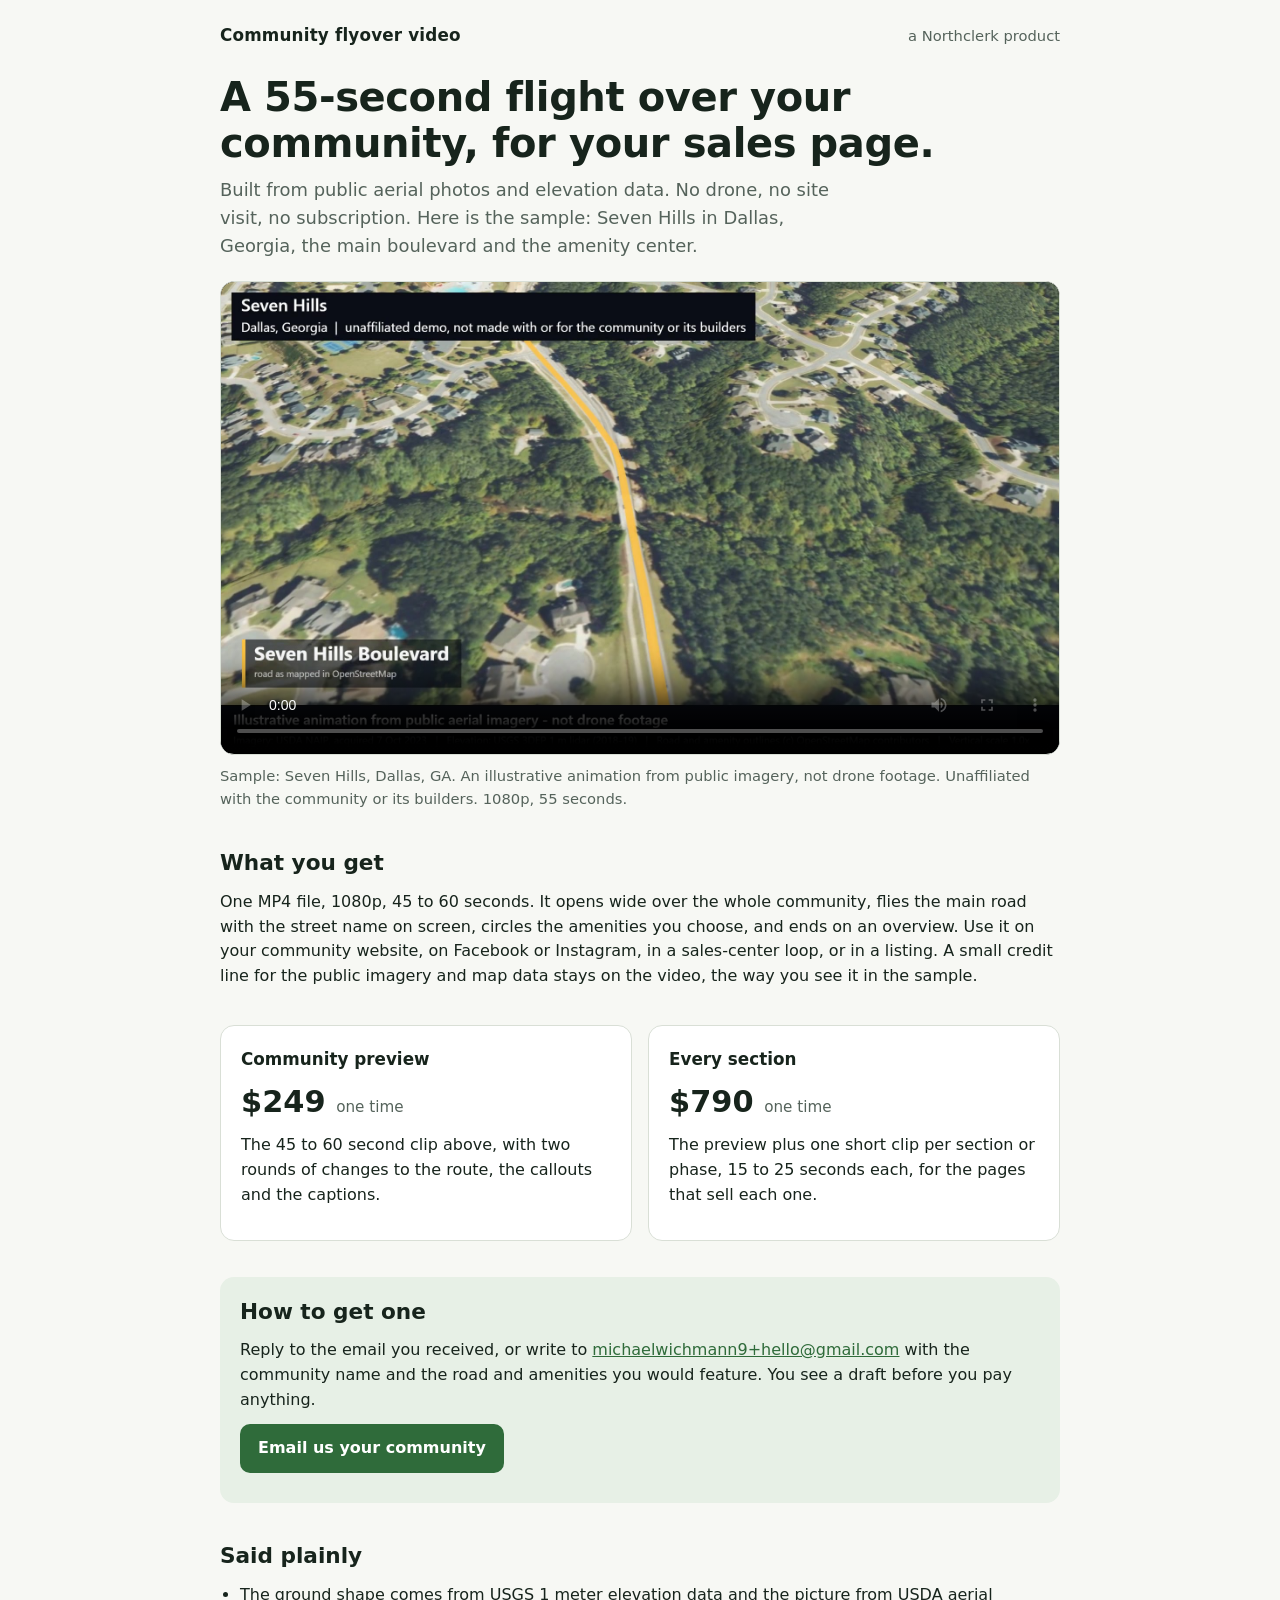
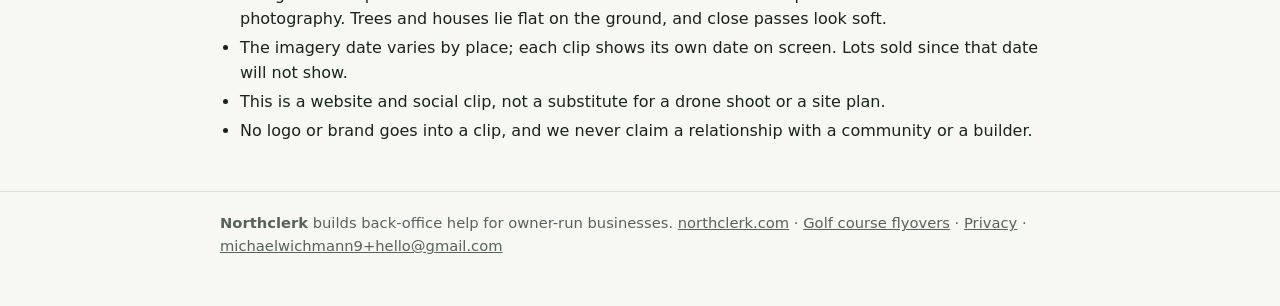
<file: flyover/communities/index.html>
<!doctype html>
<html lang="en">
<head>
<meta charset="utf-8">
<meta name="northclerk-build" content="4d0f6d6a10bc16ee58f298d0b534cd82347425bd04476fd16becb7bff31a00ee">
<meta name="viewport" content="width=device-width, initial-scale=1">
<title>Community flyover video: a 55-second flight over your community</title>
<meta name="description" content="A short flyover video of your master-planned community, built from public aerial photos and elevation data. No drone, no site visit. $249 one time.">
<style>
  :root {
    --bg: #f7f8f4;
    --paper: #ffffff;
    --ink: #17241c;
    --muted: #55635b;
    --line: #d9dfd6;
    --green: #2f6b3a;
    --green-ink: #ffffff;
    --green-soft: #e7f0e6;
    --font: system-ui, -apple-system, "Segoe UI", Roboto, "Helvetica Neue", Arial, sans-serif;
  }
  @media (prefers-color-scheme: dark) {
    :root {
      --bg: #101713;
      --paper: #172019;
      --ink: #eef3ee;
      --muted: #aab8ad;
      --line: #2a3a2e;
      --green: #7fcf8f;
      --green-ink: #0d1a10;
      --green-soft: #1c2d20;
    }
  }
  * { box-sizing: border-box; }
  html, body { margin: 0; padding: 0; }
  body { background: var(--bg); color: var(--ink); font-family: var(--font); line-height: 1.55; }
  a { color: var(--green); }
  .wrap { max-width: 880px; margin: 0 auto; padding: 0 20px; }
  .top { padding: 22px 0 8px; display: flex; justify-content: space-between; align-items: baseline; gap: 12px; flex-wrap: wrap; }
  .top .name { font-weight: 700; letter-spacing: 0.01em; text-decoration: none; color: var(--ink); font-size: 1.05rem; }
  .top .by { color: var(--muted); font-size: 0.92rem; }
  h1 { font-size: clamp(1.7rem, 4.2vw, 2.5rem); line-height: 1.15; margin: 18px 0 10px; letter-spacing: -0.01em; }
  .lede { font-size: 1.12rem; color: var(--muted); margin: 0 0 22px; max-width: 640px; }
  .player { background: #000; border-radius: 14px; overflow: hidden; border: 1px solid var(--line); }
  .player video { display: block; width: 100%; height: auto; }
  .caption { color: var(--muted); font-size: 0.92rem; margin: 10px 0 0; }
  section { margin: 36px 0; }
  h2 { font-size: 1.35rem; margin: 0 0 10px; }
  p { margin: 0 0 12px; }
  .cols { display: grid; grid-template-columns: 1fr 1fr; gap: 16px; }
  @media (max-width: 640px) { .cols { grid-template-columns: 1fr; } }
  .card { background: var(--paper); border: 1px solid var(--line); border-radius: 14px; padding: 20px; }
  .card h3 { margin: 0 0 6px; font-size: 1.05rem; }
  .price { font-size: 1.9rem; font-weight: 700; margin: 4px 0 8px; }
  .price small { font-size: 0.95rem; font-weight: 400; color: var(--muted); }
  .btn { display: inline-block; background: var(--green); color: var(--green-ink); text-decoration: none; font-weight: 600; padding: 12px 18px; border-radius: 10px; }
  .btn:hover { filter: brightness(1.05); }
  ul { padding-left: 20px; margin: 0 0 12px; }
  li { margin: 4px 0; }
  .plain { background: var(--green-soft); border-radius: 14px; padding: 18px 20px; }
  footer { border-top: 1px solid var(--line); margin-top: 48px; padding: 20px 0 36px; color: var(--muted); font-size: 0.92rem; }
  footer a { color: var(--muted); }
</style>
</head>
<body>
<div class="wrap">
  <div class="top">
    <a class="name" href="/flyover/">Community flyover video</a>
    <span class="by">a Northclerk product</span>
  </div>

  <h1>A 55-second flight over your community, for your sales page.</h1>
  <p class="lede">Built from public aerial photos and elevation data. No drone, no site visit, no subscription. Here is the sample: Seven Hills in Dallas, Georgia, the main boulevard and the amenity center.</p>

  <div class="player">
    <video controls preload="metadata" playsinline poster="/flyover/communities/poster.jpg">
      <source src="/flyover/communities/community-flyover-demo.mp4" type="video/mp4">
      Your browser cannot play this video. <a href="/flyover/communities/community-flyover-demo.mp4">Download the sample (28 MB)</a>.
    </video>
  </div>
  <p class="caption">Sample: Seven Hills, Dallas, GA. An illustrative animation from public imagery, not drone footage. Unaffiliated with the community or its builders. 1080p, 55 seconds.</p>

  <section>
    <h2>What you get</h2>
    <p>One MP4 file, 1080p, 45 to 60 seconds. It opens wide over the whole community, flies the main road with the street name on screen, circles the amenities you choose, and ends on an overview. Use it on your community website, on Facebook or Instagram, in a sales-center loop, or in a listing. A small credit line for the public imagery and map data stays on the video, the way you see it in the sample.</p>
  </section>

  <section class="cols">
    <div class="card">
      <h3>Community preview</h3>
      <p class="price">$249 <small>one time</small></p>
      <p>The 45 to 60 second clip above, with two rounds of changes to the route, the callouts and the captions.</p>
    </div>
    <div class="card">
      <h3>Every section</h3>
      <p class="price">$790 <small>one time</small></p>
      <p>The preview plus one short clip per section or phase, 15 to 25 seconds each, for the pages that sell each one.</p>
    </div>
  </section>

  <section class="plain">
    <h2>How to get one</h2>
    <p>Reply to the email you received, or write to <a href="mailto:michaelwichmann9+hello@gmail.com?subject=Community%20flyover">michaelwichmann9+hello@gmail.com</a> with the community name and the road and amenities you would feature. You see a draft before you pay anything.</p>
    <p><a class="btn" href="mailto:michaelwichmann9+hello@gmail.com?subject=Community%20flyover">Email us your community</a></p>
  </section>

  <section>
    <h2>Said plainly</h2>
    <ul>
      <li>The ground shape comes from USGS 1 meter elevation data and the picture from USDA aerial photography. Trees and houses lie flat on the ground, and close passes look soft.</li>
      <li>The imagery date varies by place; each clip shows its own date on screen. Lots sold since that date will not show.</li>
      <li>This is a website and social clip, not a substitute for a drone shoot or a site plan.</li>
      <li>No logo or brand goes into a clip, and we never claim a relationship with a community or a builder.</li>
    </ul>
  </section>
</div>

<footer>
  <div class="wrap">
    <p><strong>Northclerk</strong> builds back-office help for owner-run businesses. <a href="/">northclerk.com</a> &middot; <a href="/flyover/">Golf course flyovers</a> &middot; <a href="/privacy.html">Privacy</a> &middot; <a href="mailto:michaelwichmann9+hello@gmail.com">michaelwichmann9+hello@gmail.com</a></p>
  </div>
</footer>
</body>
</html>
</file>
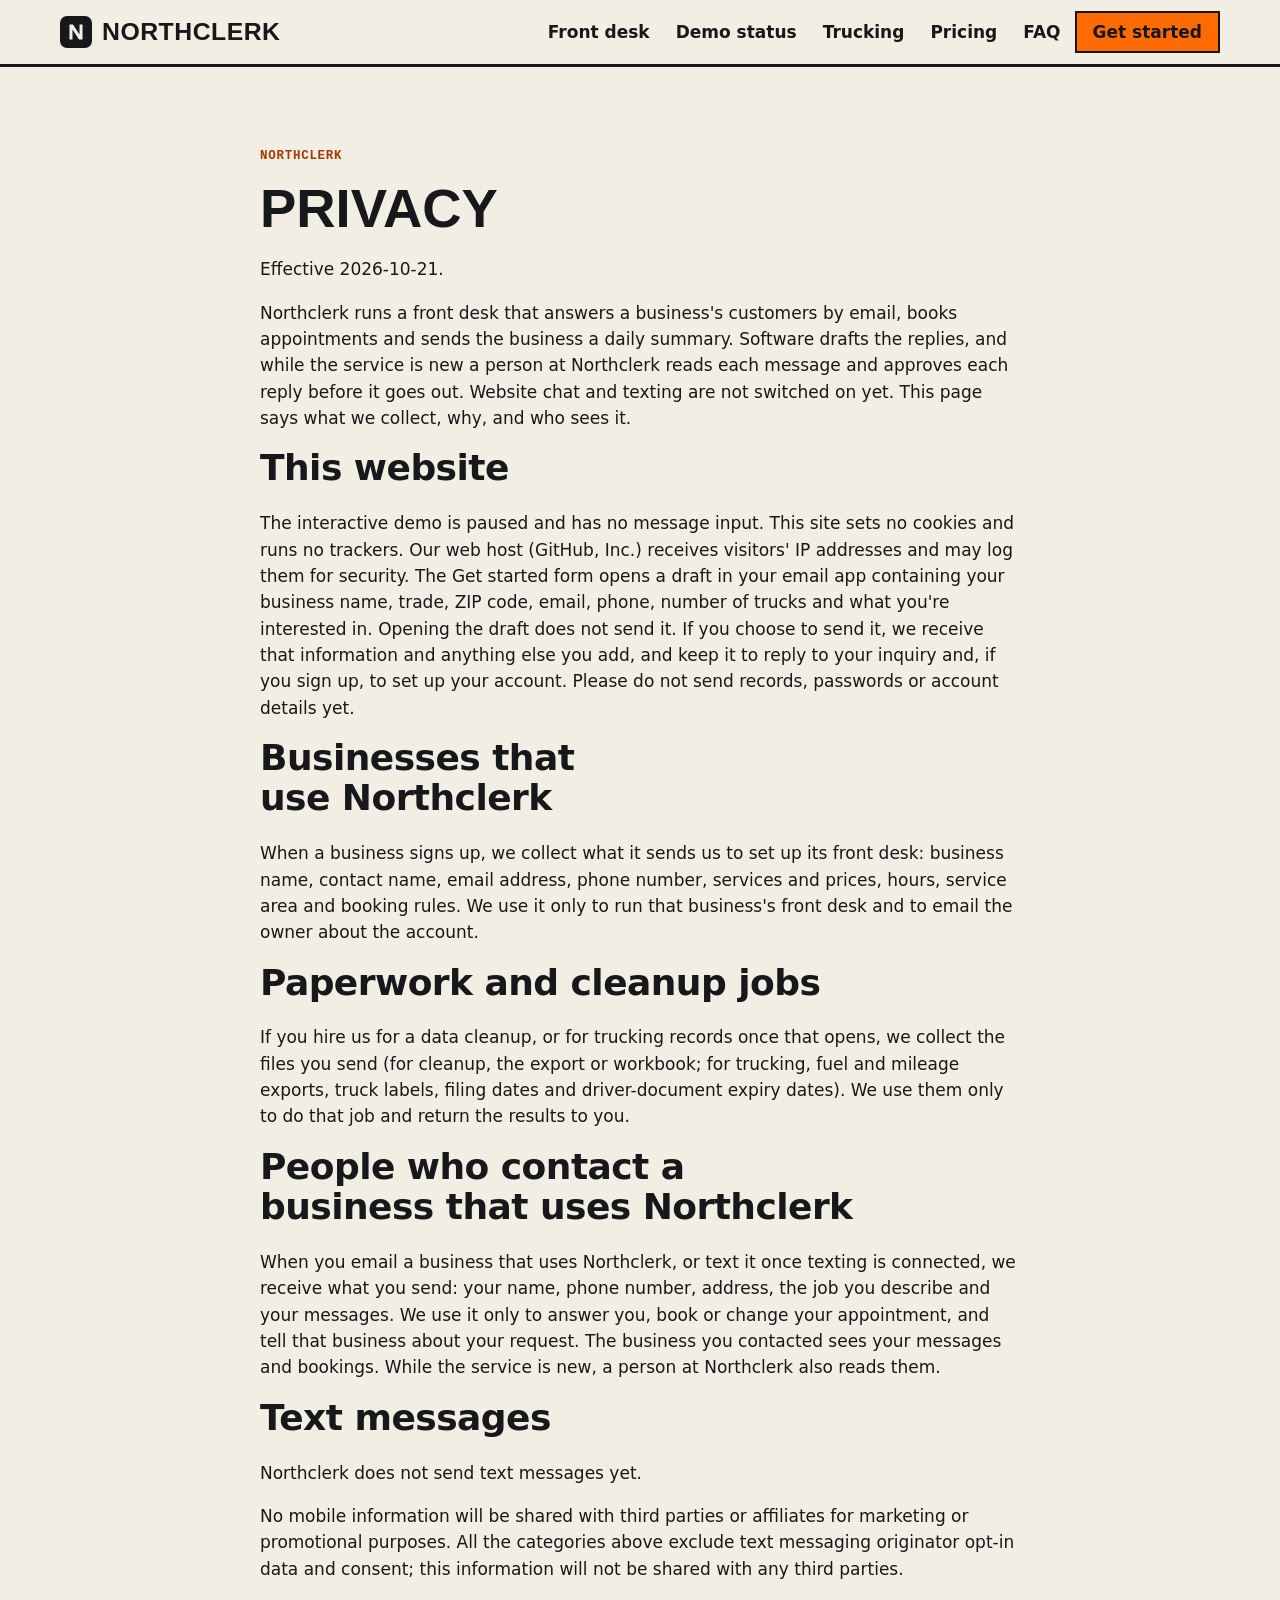
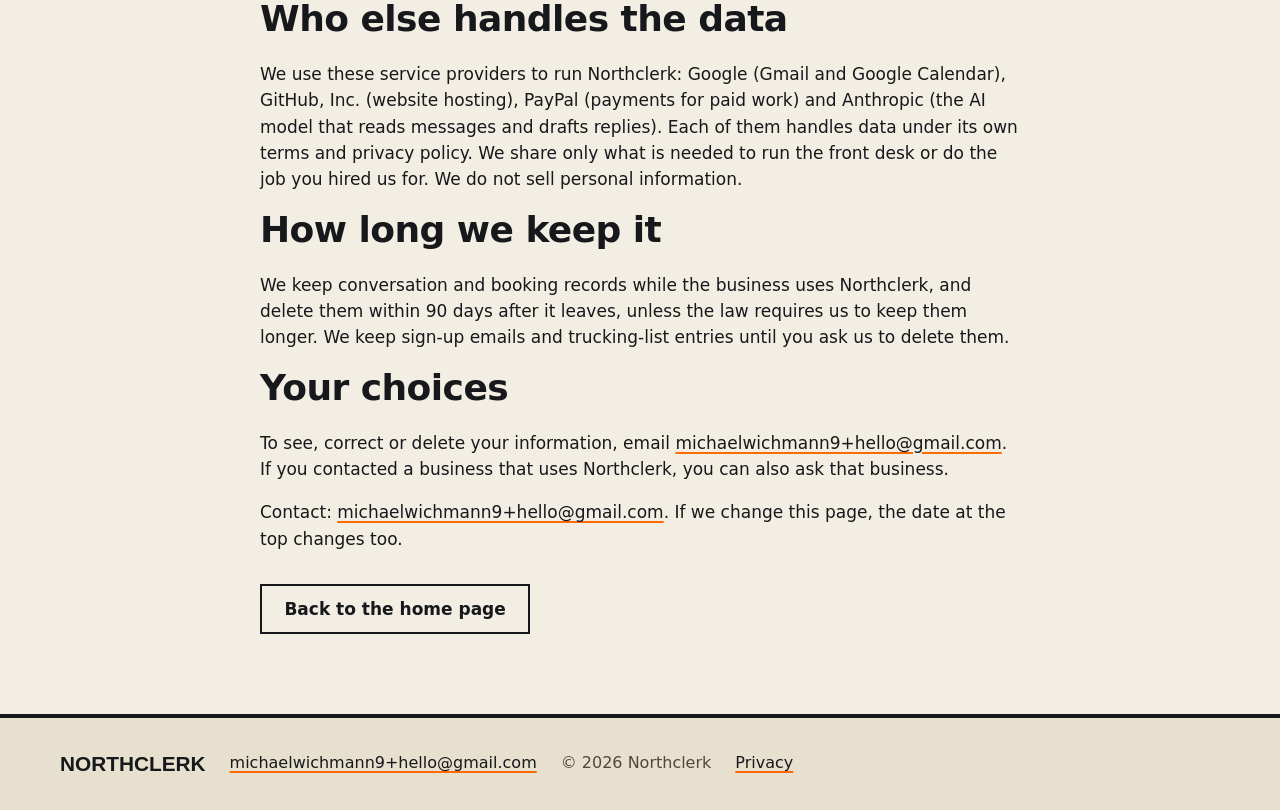
<file: privacy.html>
<!doctype html>
<html lang="en">
<head>
<meta charset="utf-8">
<meta name="northclerk-build" content="4d0f6d6a10bc16ee58f298d0b534cd82347425bd04476fd16becb7bff31a00ee">
<meta name="viewport" content="width=device-width, initial-scale=1">
<title>Privacy: Northclerk</title>
<meta name="description" content="What Northclerk collects, why, and who sees it.">
<meta name="color-scheme" content="light dark">
<meta name="theme-color" content="#ffffff" media="(prefers-color-scheme: light)">
<meta name="theme-color" content="#0c1520" media="(prefers-color-scheme: dark)">
<meta property="og:type" content="website">
<meta property="og:site_name" content="Northclerk">
<meta property="og:title" content="Privacy: Northclerk">
<meta property="og:description" content="What Northclerk collects, why, and who sees it.">
<link rel="icon" type="image/svg+xml" href="data:image/svg+xml,%3Csvg xmlns='http://www.w3.org/2000/svg' viewBox='0 0 64 64'%3E%3Crect width='64' height='64' rx='14' fill='%230f766e'/%3E%3Cpath d='M19 47V17h7l13 20V17h6v30h-7L25 27v20z' fill='%23fff'/%3E%3C/svg%3E">
<script>document.documentElement.className += ' js';</script>
<link rel="stylesheet" href="styles.css">
</head>
<body>
<a class="skip-link" href="#main">Skip to content</a>

<header class="site-header">
  <div class="container header-inner">
    <a class="brand" href="index.html" aria-label="Northclerk, home">
      <svg class="brand-mark" viewBox="0 0 64 64" width="32" height="32" aria-hidden="true" focusable="false"><rect width="64" height="64" rx="14" fill="currentColor"/><path d="M19 47V17h7l13 20V17h6v30h-7L25 27v20z" fill="var(--accent-ink)"/></svg>
      <span class="brand-name">Northclerk</span>
    </a>
    <button class="nav-toggle" type="button" aria-expanded="false" aria-controls="site-nav">
      <svg width="20" height="20" viewBox="0 0 24 24" fill="none" stroke="currentColor" stroke-width="2" stroke-linecap="round" aria-hidden="true" focusable="false"><path d="M4 7h16M4 12h16M4 17h16"/></svg>
      <span>Menu</span>
    </button>
    <nav class="site-nav" id="site-nav" aria-label="Main">
      <ul>
        <li><a href="index.html#product">Front desk</a></li>
        <li><a href="index.html#demo">Demo status</a></li>
        <li><a href="index.html#trucking">Trucking</a></li>
        <li><a href="index.html#pricing">Pricing</a></li>
        <li><a href="index.html#faq">FAQ</a></li>
        <li><a class="btn btn-primary btn-small" href="index.html#get-started">Get started</a></li>
      </ul>
    </nav>
  </div>
</header>

<main id="main">
  <section class="section page" aria-labelledby="privacy-title">
    <div class="container narrow">
      <p class="eyebrow">Northclerk</p>
      <h1 id="privacy-title">Privacy</h1>
      <p>Effective 2026-10-21.</p>
      <p>Northclerk runs a front desk that answers a business's customers by email, books appointments and sends the business a daily summary. Software drafts the replies, and while the service is new a person at Northclerk reads each message and approves each reply before it goes out. Website chat and texting are not switched on yet. This page says what we collect, why, and who sees it.</p>

      <h2>This website</h2>
      <p>The interactive demo is paused and has no message input. This site sets no cookies and runs no trackers. Our web host (GitHub, Inc.) receives visitors' IP addresses and may log them for security. The Get started form opens a draft in your email app containing your business name, trade, ZIP code, email, phone, number of trucks and what you're interested in. Opening the draft does not send it. If you choose to send it, we receive that information and anything else you add, and keep it to reply to your inquiry and, if you sign up, to set up your account. Please do not send records, passwords or account details yet.</p>

      <h2>Businesses that use Northclerk</h2>
      <p>When a business signs up, we collect what it sends us to set up its front desk: business name, contact name, email address, phone number, services and prices, hours, service area and booking rules. We use it only to run that business's front desk and to email the owner about the account.</p>

      <h2>Paperwork and cleanup jobs</h2>
      <p>If you hire us for a data cleanup, or for trucking records once that opens, we collect the files you send (for cleanup, the export or workbook; for trucking, fuel and mileage exports, truck labels, filing dates and driver-document expiry dates). We use them only to do that job and return the results to you.</p>

      <h2>People who contact a business that uses Northclerk</h2>
      <p>When you email a business that uses Northclerk, or text it once texting is connected, we receive what you send: your name, phone number, address, the job you describe and your messages. We use it only to answer you, book or change your appointment, and tell that business about your request. The business you contacted sees your messages and bookings. While the service is new, a person at Northclerk also reads them.</p>

      <h2>Text messages</h2>
      <p>Northclerk does not send text messages yet.</p>
      <p>No mobile information will be shared with third parties or affiliates for marketing or promotional purposes. All the categories above exclude text messaging originator opt-in data and consent; this information will not be shared with any third parties.</p>

      <h2>Who else handles the data</h2>
      <p>We use these service providers to run Northclerk: Google (Gmail and Google Calendar), GitHub, Inc. (website hosting), PayPal (payments for paid work) and Anthropic (the AI model that reads messages and drafts replies). Each of them handles data under its own terms and privacy policy. We share only what is needed to run the front desk or do the job you hired us for. We do not sell personal information.</p>

      <h2>How long we keep it</h2>
      <p>We keep conversation and booking records while the business uses Northclerk, and delete them within 90 days after it leaves, unless the law requires us to keep them longer. We keep sign-up emails and trucking-list entries until you ask us to delete them.</p>

      <h2>Your choices</h2>
      <p>To see, correct or delete your information, email <a href="mailto:michaelwichmann9+hello@gmail.com">michaelwichmann9+hello@gmail.com</a>. If you contacted a business that uses Northclerk, you can also ask that business.</p>
      <p>Contact: <a href="mailto:michaelwichmann9+hello@gmail.com">michaelwichmann9+hello@gmail.com</a>. If we change this page, the date at the top changes too.</p>
      <p class="btn-row"><a class="btn btn-secondary" href="index.html">Back to the home page</a></p>
    </div>
  </section>
</main>

<footer class="site-footer">
  <div class="container footer-inner">
    <p class="footer-brand"><strong>Northclerk</strong></p>
    <p><a href="mailto:michaelwichmann9+hello@gmail.com">michaelwichmann9+hello@gmail.com</a></p>
    <p>&copy; 2026 Northclerk</p>
    <p><a href="privacy.html" aria-current="page">Privacy</a></p>
  </div>
</footer>

<script src="site.js" defer></script>
</body>
</html>
</file>
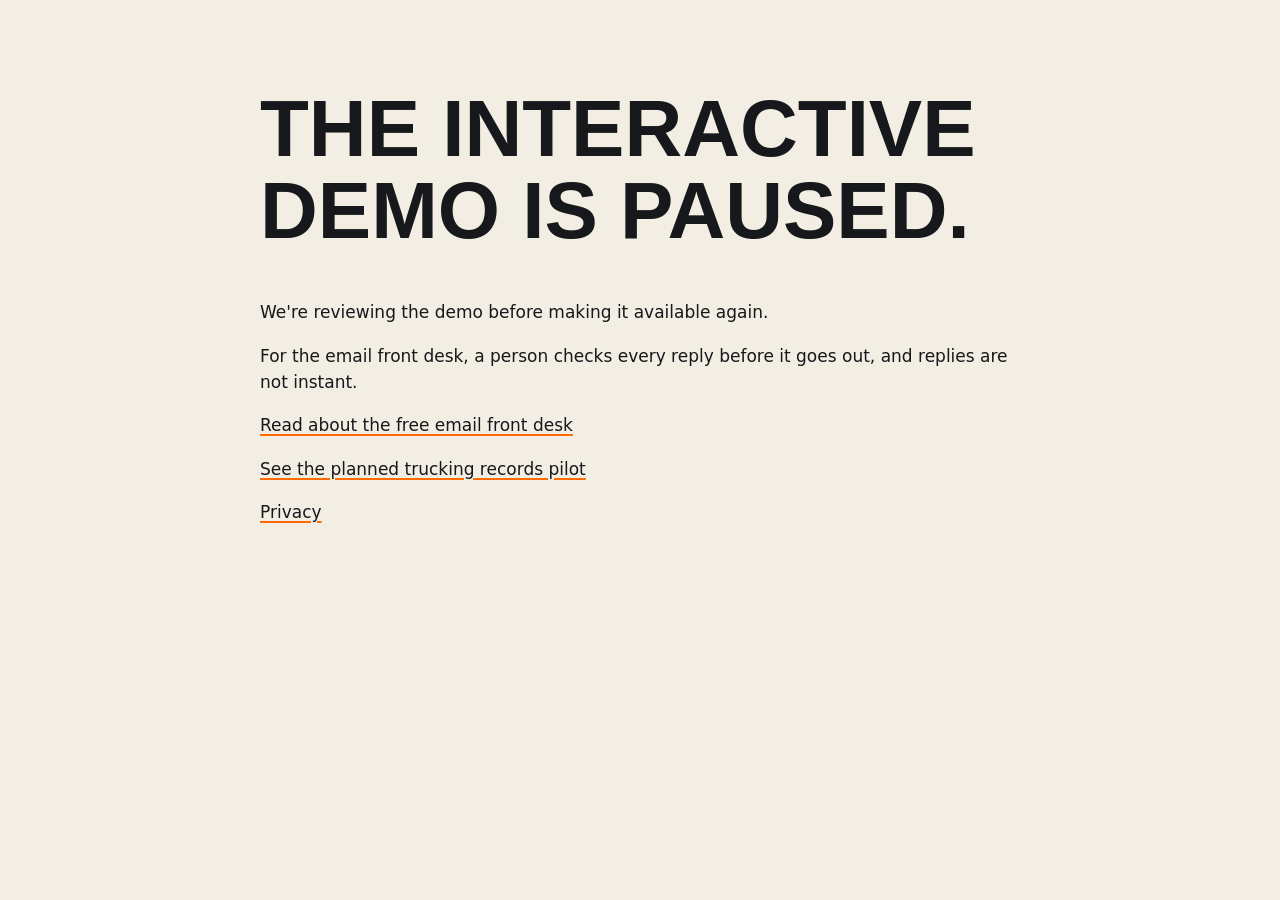
<file: demo/chat.html>
<!doctype html>
<html lang="en">
<head>
<meta charset="utf-8">
<meta name="northclerk-build" content="4d0f6d6a10bc16ee58f298d0b534cd82347425bd04476fd16becb7bff31a00ee">
<meta name="viewport" content="width=device-width, initial-scale=1">
<title>Demo paused: Northclerk</title>
<meta name="robots" content="noindex">
<link rel="stylesheet" href="/styles.css">
</head>
<body>
<main class="container narrow section" id="main">
  <h1>The interactive demo is paused.</h1>
  <p>We're reviewing the demo before making it available again.</p>
  <p>For the email front desk, a person checks every reply before it goes out, and replies are not instant.</p>
  <p><a href="/index.html#product">Read about the free email front desk</a></p>
  <p><a href="/index.html#trucking">See the planned trucking records pilot</a></p>
  <p><a href="/privacy.html">Privacy</a></p>
</main>
</body>
</html>
</file>
<file: styles.css>
/* Northclerk marketing site. No external resources. System fonts only.
   Look: the owner's own paperwork. Job sheets, printed emails, carbon stubs,
   a price list, ruled lines, square corners, ink on paper with safety orange.
   The only hand marks are pen marks: a ring on the summary and a tick on the reply. */

:root {
  --paper: #f3eee3;
  --paper-2: #e8e0cf;
  --sheet: #fffdf8;
  --carbon: #fbefc0;
  --kraft: #b98f57;
  --kraft-edge: #8a6436;
  --clip: #3b3f45;
  --clip-hi: #8d939b;
  --ink: #16181b;
  --muted: #4f473b;
  --rule: #16181b;
  --line: #cdc2ae;
  --field-line: #5b5346;
  --orange: #ff6b00;
  --orange-ink: #16181b;
  --orange-text: #a33b00;
  --pen: #a33b00;
  --btn-edge: #16181b;
  --band-ink: #16181b;
  --band-line: #3c3f44;
  --on-ink: #f3eee3;
  --on-ink-muted: #d3cbbd;
  --accent: #ff6b00;
  --accent-ink: #f3eee3;
  --error: #b42318;
  --font: system-ui, -apple-system, "Segoe UI", Roboto, "Helvetica Neue", Arial, sans-serif;
  --font-display: Bahnschrift, "DIN Condensed", "DIN Alternate", "Roboto Condensed", "Arial Narrow", sans-serif-condensed, -apple-system, "Segoe UI", Roboto, Arial, sans-serif;
  --font-mono: ui-monospace, "SFMono-Regular", "Cascadia Mono", Consolas, "Roboto Mono", Menlo, monospace;
  --header-h: 64px;
}

@media (prefers-color-scheme: dark) {
  :root {
    --paper: #141517;
    --paper-2: #1b1c1f;
    --sheet: #1f2124;
    --carbon: #2f2a1a;
    --kraft: #9a7848;
    --kraft-edge: #c9a26b;
    --clip: #9aa0a8;
    --clip-hi: #d2d6db;
    --ink: #f1ece2;
    --muted: #bfb6a6;
    --rule: #d9d2c5;
    --line: #3c3f44;
    --field-line: #9a917f;
    --orange: #ff7a1a;
    --orange-ink: #141517;
    --orange-text: #ff9b55;
    --pen: #ff9b55;
    --btn-edge: #8f3d00;
    --band-ink: #0a0b0c;
    --band-line: #3c3f44;
    --on-ink: #f1ece2;
    --on-ink-muted: #c9c1b3;
    --accent: #ff7a1a;
    --accent-ink: #141517;
    --error: #ff9d92;
  }
  .board {
    --sheet: #efe9dc; --carbon: #eedfa6; --ink: #16181b; --muted: #4f473b; --rule: #16181b;
    --line: #cdc2ae; --field-line: #5b5346; --pen: #a33b00; --kraft: #a57d47; --kraft-edge: #6e4f28;
  }
}

*,
*::before,
*::after { box-sizing: border-box; }

html {
  -webkit-text-size-adjust: 100%;
  scroll-padding-top: calc(var(--header-h) + 8px);
}
@media (prefers-reduced-motion: no-preference) {
  html { scroll-behavior: smooth; }
}

body {
  margin: 0;
  background: var(--paper);
  color: var(--ink);
  font-family: var(--font);
  font-size: 1.0625rem;
  line-height: 1.55;
  min-height: 100vh;
  display: flex;
  flex-direction: column;
  font-variant-numeric: tabular-nums;
}

img, svg, iframe { max-width: 100%; }
main { flex: 1 0 auto; }

h1, h2, h3 { margin: 0 0 0.6em; line-height: 1.1; text-wrap: balance; }
h1 {
  font-family: var(--font-display);
  font-stretch: 75%;
  font-weight: 700;
  text-transform: uppercase;
  letter-spacing: 0;
  font-size: clamp(2.9rem, 6.6vw, 5rem); line-height: 1.02;
}
/* Section heads: sentence case, bold, one step under the display line. */
h2 { font-size: clamp(1.6rem, 3.2vw, 2.25rem); font-weight: 800; line-height: 1.12; letter-spacing: -0.015em; }
h3 { font-size: 1.12rem; font-weight: 800; letter-spacing: -0.005em; }
p { margin: 0 0 1em; }
/* No one-word last lines in running text. */
p, li, figcaption, summary { text-wrap-style: pretty; }
p:last-child { margin-bottom: 0; }

a { color: var(--ink); text-decoration-color: var(--orange); text-decoration-thickness: 2px; text-underline-offset: 3px; }
a:hover { text-decoration-thickness: 4px; }

:focus-visible { outline: 3px solid var(--orange); outline-offset: 3px; }

.sr-only {
  position: absolute; width: 1px; height: 1px; margin: -1px; padding: 0;
  overflow: hidden; clip: rect(0, 0, 0, 0); white-space: nowrap; border: 0;
}

.skip-link {
  position: absolute; left: 16px; top: -100px; z-index: 100;
  background: var(--orange); color: var(--orange-ink);
  padding: 12px 16px; font-weight: 700; text-decoration: none;
}
.skip-link:focus { top: 8px; }

.container { width: min(100% - 32px, 1160px); margin-inline: auto; }
.container.narrow { max-width: 760px; }

/* Small uppercase labels, the way a printed form labels its boxes. */
.eyebrow, .for-label, .who-label, .terms-label, .sheet-label, .stub-label, .cal-title, .band-kicker,
.hk, .cal-head, .features-label, .start-note, .stamp {
  font-family: var(--font-mono);
  font-weight: 700;
  font-size: 0.78rem;
  letter-spacing: 0.06em;
  text-transform: uppercase;
}
.eyebrow { display: block; margin: 0 0 0.9rem; color: var(--orange-text); }

/* ---------- Header ---------- */

.site-header {
  position: sticky; top: 0; z-index: 50;
  background: var(--paper);
  border-bottom: 3px solid var(--rule);
}
.header-inner {
  display: flex; align-items: center; justify-content: space-between;
  flex-wrap: wrap; gap: 4px 16px; min-height: var(--header-h);
}
.brand { display: inline-flex; align-items: center; gap: 10px; min-height: 44px; color: var(--ink); text-decoration: none; }
.brand-name {
  font-family: var(--font-display); font-stretch: 75%; font-weight: 700;
  font-size: 1.55rem; text-transform: uppercase; letter-spacing: 0.02em;
}
.site-nav ul { display: flex; align-items: center; flex-wrap: wrap; gap: 2px; list-style: none; margin: 0; padding: 0; }
.site-nav a:not(.btn) {
  display: inline-flex; align-items: center; min-height: 44px; padding: 0 12px;
  color: var(--ink); font-weight: 650; text-decoration: none;
}
.site-nav a:not(.btn):hover { text-decoration: underline; text-decoration-color: var(--orange); text-decoration-thickness: 3px; }
.nav-toggle { display: none; }

@media (max-width: 820px) {
  .site-nav { width: 100%; }
  .site-nav ul { margin-bottom: 8px; }
  .js .nav-toggle {
    display: inline-flex; align-items: center; gap: 8px; min-height: 44px; min-width: 44px; padding: 0 14px;
    font: inherit; font-weight: 700; color: var(--ink); background: transparent;
    border: 2px solid var(--rule); border-radius: 0; cursor: pointer;
  }
  .js .nav-toggle:hover { background: var(--paper-2); }
  .js .site-nav {
    display: none; position: absolute; left: 0; right: 0; top: 100%;
    padding: 8px 16px 16px; background: var(--paper); border-bottom: 3px solid var(--rule);
  }
  .js .site-nav.is-open { display: block; }
  .js .site-nav ul { flex-direction: column; align-items: stretch; gap: 0; margin: 0; }
  .js .site-nav li + li { border-top: 1px solid var(--line); }
  .js .site-nav a:not(.btn) { min-height: 48px; padding: 0 4px; width: 100%; }
  .js .site-nav .btn { width: 100%; margin-top: 10px; }
}

/* ---------- Buttons: square, flat, safety orange ---------- */

.btn {
  display: inline-flex; align-items: center; justify-content: center;
  min-height: 50px; padding: 0 1.4rem;
  font: inherit; font-weight: 800; line-height: 1.2; text-align: center; text-decoration: none;
  border: 2px solid var(--rule); border-radius: 0; cursor: pointer;
}
.btn-small { min-height: 42px; padding: 0 1rem; }
.btn-primary { background: var(--orange); color: var(--orange-ink); border-color: var(--btn-edge); }
.btn-primary:hover { filter: brightness(1.06); }
.btn-primary:active { filter: brightness(0.94); }
.btn-secondary { background: transparent; color: var(--ink); }
.btn-secondary:hover { background: var(--paper-2); }
.btn-big { min-height: 58px; padding: 0 1.6rem; font-size: 1.2rem; }
.btn-row { display: flex; flex-wrap: wrap; gap: 12px; margin-top: 2rem; }

/* ---------- Sections ---------- */

.section { padding-block: clamp(3rem, 7vw, 5.5rem); }
.section h2 { max-width: 24ch; }
.page { padding-block: clamp(3rem, 8vw, 5rem); }
.page h1 { font-size: clamp(2.4rem, 6vw, 3.4rem); margin-bottom: 1.25rem; }

/* Every section after the setup list opens on a heavy rule, like the next block of a form. */
#features > .container, #pricing > .container, #faq > .container, #trucking > .container, #more > .container {
  border-top: 4px solid var(--rule);
  padding-top: clamp(1.75rem, 4vw, 2.5rem);
}
#features, #pricing, #faq, #trucking, #more { padding-block: clamp(2.5rem, 6vw, 4.5rem) 0; }
#more { padding-bottom: clamp(3rem, 6vw, 4.5rem); }

/* Printed email headers: From / To / Sent rows. Used on the summary and in the example. */
.mail-head { margin: 0 0 12px; padding-bottom: 8px; border-bottom: 1px solid var(--line); }
.mail-head p { display: grid; grid-template-columns: 3.4rem minmax(0, 1fr); gap: 8px; margin: 0; padding: 1px 0; line-height: 1.4; }
.hk { color: var(--muted); padding-top: 0.15em; }
.hv { font-family: var(--font-mono); font-size: 0.86rem; font-weight: 700; min-width: 0; }

/* ==========================================================================
   Hero: the claim on the left, the evening summary as a printed email
   on a clipboard on the right.
   ========================================================================== */

.hero { padding-block: clamp(1.75rem, 5vw, 3.5rem) clamp(2.5rem, 5vw, 3.5rem); }
.hero-grid {
  display: grid; gap: 36px 56px;
  grid-template-columns: minmax(0, 1fr);
  align-items: start;
}
@media (min-width: 960px) {
  .hero-grid { grid-template-columns: minmax(0, 1.12fr) minmax(0, 0.88fr); }
  .hero-copy { padding-top: 1.25rem; }
}

.hero h1 { max-width: 16ch; margin-bottom: 0.4em; }
.lead { max-width: 42ch; margin: 0; color: var(--ink); font-size: clamp(1.1rem, 2.2vw, 1.3rem); line-height: 1.45; }

/* "For" is a filled-in field on the order, not a row of tags. */
.for-row {
  display: grid; gap: 8px;
  max-width: 560px;
  margin-top: clamp(1.25rem, 3vw, 1.75rem);
  padding: 12px 0;
  border-top: 2px solid var(--rule);
  border-bottom: 1px solid var(--line);
}
.for-label { margin: 0; color: var(--muted); }
.trades { display: flex; flex-wrap: wrap; gap: 6px 18px; list-style: none; margin: 0; padding: 0; }
.trades li {
  display: inline-flex; align-items: center; gap: 7px;
  font-weight: 800; font-size: 1rem; line-height: 1.3; white-space: nowrap;
}
/* Dot separators sit in the gap; a dot that would start a wrapped line falls left of the list and is clipped. */
.trades { gap: 6px 16px; clip-path: inset(-8px -8px -8px 0); }
.trades li { position: relative; }
.trades li::before {
  content: ""; position: absolute; left: -10.5px; top: 50%; margin-top: -2.5px;
  width: 5px; height: 5px; border-radius: 50%; background: var(--muted);
}

.cta-block { display: flex; flex-wrap: wrap; align-items: center; gap: 12px 18px; margin-top: clamp(1.5rem, 3.5vw, 2.25rem); }
.cta-note {
  margin: 0; color: var(--ink);
  font-family: var(--font-mono); font-size: 0.85rem; font-weight: 700;
  letter-spacing: 0.06em; text-transform: uppercase;
}
.cross-link { margin-top: 1.5rem; color: var(--muted); font-size: 1rem; }
.cross-link a { font-weight: 700; }

/* The clipboard. Square to the page, nothing tilted. */
.hero-visual { margin: 0; min-width: 0; }
.board {
  position: relative;
  padding: 34px 14px 14px;
  background: var(--kraft);
  border: 2px solid var(--kraft-edge);
  border-radius: 10px;
}
.board-clip {
  position: absolute; left: 50%; top: -12px;
  width: 132px; height: 34px; margin-left: -66px;
  background: var(--clip);
  border-top: 5px solid var(--clip-hi);
  border-radius: 6px 6px 3px 3px;
}
.board p { margin: 0; }
.sheet {
  padding: 16px 18px 20px;
  background: var(--sheet);
  color: var(--ink);
  border: 1px solid var(--kraft-edge);
  font-size: 0.95rem; line-height: 1.35;
}
.sheet .mail-head { border-bottom: 4px double var(--rule); margin-bottom: 12px; }
.board .mail-head p { margin: 0; }
.sheet-subject {
  font-family: var(--font-display); font-stretch: 75%; font-weight: 700;
  font-size: 1.45rem; line-height: 1.05; text-transform: uppercase;
  margin-bottom: 12px !important;
}
.sheet-block + .sheet-block { margin-top: 10px; }
.sheet-label { padding: 3px 8px; background: var(--rule); color: var(--sheet); }
.sheet-row {
  display: grid; grid-template-columns: 76px minmax(0, 1fr); gap: 10px; align-items: center;
  padding: 7px 8px; border-bottom: 1px solid var(--line);
}
.sheet-when { font-family: var(--font-mono); font-weight: 700; font-size: 0.88rem; white-space: nowrap; }

/* The one hand mark on the summary: a pen ring around what needs the owner. */
.sheet-block.sheet-needs { position: relative; margin-top: 22px; }
.sheet-needs .sheet-row { border-bottom: 0; }
.ring {
  position: absolute; top: -11px; left: -10px;
  width: calc(100% + 20px); max-width: none; height: calc(100% + 20px);
  overflow: visible; pointer-events: none;
}
.ring path { fill: none; stroke: var(--pen); stroke-width: 2.6; stroke-linecap: round; stroke-linejoin: round; vector-effect: non-scaling-stroke; }

.stub {
  display: grid; grid-template-columns: auto minmax(0, 1fr); gap: 2px 14px; align-items: baseline;
  padding: 12px 16px 14px;
  background: var(--carbon);
  color: var(--ink);
  border: 1px solid var(--kraft-edge);
  border-top: 2px dashed var(--rule);
  font-size: 0.92rem; line-height: 1.35;
}
.stub-label { grid-column: 1 / -1; margin-bottom: 4px !important; color: var(--ink); }
.stub-when {
  font-family: var(--font-display); font-stretch: 75%; font-weight: 700;
  font-size: 1.5rem; line-height: 1; text-transform: uppercase; white-space: nowrap;
}
.stub-what strong { display: block; font-weight: 800; }

.hero-visual figcaption { margin-top: 10px; color: var(--muted); font-size: 0.9rem; line-height: 1.4; }

/* Who we are + what it will and will not do: the printed terms at the foot of the order. */
.terms-wrap {
  display: grid; gap: 0;
  grid-template-columns: minmax(0, 1fr);
  margin-top: clamp(2.25rem, 5vw, 3.5rem);
  border-top: 4px solid var(--rule);
  border-bottom: 2px solid var(--rule);
}
@media (min-width: 960px) {
  .terms-wrap { grid-template-columns: minmax(0, 0.75fr) minmax(0, 1.75fr); }
  .terms { border-left: 2px solid var(--rule); padding-left: 24px; }
  .who { padding-right: 24px; }
}
.who, .terms { padding-block: 16px 18px; }
.who-label, .terms-label { margin: 0 0 8px; color: var(--muted); }
.who-list, .mechanism { list-style: none; margin: 0; padding: 0; }
.who-list li { padding: 8px 0; border-top: 1px solid var(--line); line-height: 1.4; }
.who-list li:first-child { border-top: 0; padding-top: 0; }
@media (max-width: 959px) {
  .terms { border-top: 2px solid var(--rule); }
}
.mechanism { counter-reset: term; display: grid; grid-template-columns: minmax(0, 1fr); }
@media (min-width: 700px) {
  .mechanism { grid-template-columns: repeat(2, minmax(0, 1fr)); column-gap: 28px; }
}
.mechanism li {
  counter-increment: term;
  position: relative;
  padding: 9px 0 9px 28px; border-top: 1px solid var(--line);
  color: var(--muted); font-size: 1rem; line-height: 1.4;
}
.mechanism li::before { content: counter(term) "."; position: absolute; left: 0; font-family: var(--font-mono); font-weight: 700; color: var(--ink); }
.mechanism strong { color: var(--ink); }
@media (min-width: 700px) {
  .mechanism li:nth-child(-n+2) { border-top: 0; padding-top: 0; }
  .mechanism li:nth-child(-n+2)::before { top: 0; }
}
@media (max-width: 699px) {
  .mechanism li:first-child { border-top: 0; padding-top: 0; }
}

/* ==========================================================================
   The problem: a safety orange band, the questions stuck on a spike.
   ========================================================================== */

.band { padding-block: clamp(2.75rem, 7vw, 5rem); }
.band-orange { background: var(--orange); color: var(--orange-ink); }
.problem-grid {
  display: grid; gap: 28px 56px;
  grid-template-columns: minmax(0, 1fr);
  align-items: center;
}
@media (min-width: 900px) {
  .problem-grid { grid-template-columns: minmax(0, 1fr) minmax(0, 400px); }
}
.band-kicker { margin: 0 0 0.9rem; color: var(--orange-ink); font-size: 0.9rem; }
.band-line {
  max-width: 20ch; margin: 0;
  font-family: var(--font-display); font-stretch: 75%; font-weight: 700; letter-spacing: 0;
  font-size: clamp(2.1rem, 4.6vw, 3.4rem); line-height: 1;
  color: var(--orange-ink);
}
.band-more {
  max-width: 46ch; margin: 1.5rem 0 0; padding-top: 14px;
  border-top: 3px solid var(--orange-ink);
  color: var(--orange-ink); font-size: 1.12rem; font-weight: 650; line-height: 1.45;
}
.spike { display: block; width: 100%; max-width: 330px; height: auto; justify-self: center; color: #16181b; }
.spike-pin { stroke: var(--orange-ink); stroke-width: 5; fill: none; }
.spike-front { stroke-width: 4; }
.spike-base { fill: var(--orange-ink); }
.spike-hole { fill: var(--orange-ink); }
.slip rect { fill: #fffdf8; stroke: var(--orange-ink); stroke-width: 2; }
.slip text { fill: #16181b; font-family: var(--font-mono); font-size: 17px; font-weight: 700; }
/* Wide screens: the line runs long and the spike sits at the right edge, so the band has no hole in it. */
@media (min-width: 900px) {
  .band-line { max-width: none; font-size: clamp(3rem, 5.1vw, 4.1rem); }
  .spike { max-width: 400px; justify-self: end; }
}

/* ==========================================================================
   Setup: a checklist on the form, not numbered circles.
   ========================================================================== */

.section-setup { padding-block: clamp(2.75rem, 6vw, 4rem) clamp(1rem, 3vw, 2rem); }
.setup-grid { display: grid; gap: 20px 56px; grid-template-columns: minmax(0, 1fr); align-items: start; }
@media (min-width: 900px) {
  .setup-grid { grid-template-columns: minmax(0, 0.8fr) minmax(0, 1.6fr); }
}
.setup-grid h2 { margin: 0; max-width: 16ch; }
.steps { counter-reset: step; list-style: none; margin: 0; padding: 0; border-top: 4px solid var(--rule); }
.step {
  counter-increment: step;
  display: grid; grid-template-columns: 44px minmax(0, 1fr); column-gap: 14px;
  padding: 16px 0;
}
.step + .step { border-top: 1px solid var(--line); }
.step::before {
  content: counter(step, decimal-leading-zero);
  grid-row: 1 / span 2;
  font-family: var(--font-mono); font-weight: 700; font-size: 1.05rem; line-height: 1.35;
}
.step h3 { grid-column: 2; margin-bottom: 0.25em; font-size: 1.15rem; }
.step p { grid-column: 2; margin: 0; color: var(--muted); max-width: 56ch; }

/* ==========================================================================
   The example: one email in, the checked reply, the booked slot. The whole
   loop in one frame, left to right on a wide screen, top to bottom on a phone.
   ========================================================================== */

.example-head { display: grid; gap: 14px; grid-template-columns: minmax(0, 1fr); }
.example-head h2 { margin: 0; max-width: 18ch; }
.example-head p { margin: 0; max-width: 40ch; color: var(--muted); font-size: 1.12rem; line-height: 1.45; }

.loop { margin: clamp(1.75rem, 4vw, 2.5rem) 0 0; }
.loop-tag { margin: 0 0 10px; color: var(--muted); font-size: 0.92rem; }
.loop-row { display: grid; gap: 10px; grid-template-columns: minmax(0, 1fr); align-items: start; }
@media (min-width: 980px) {
  .loop-row { grid-template-columns: minmax(0, 1fr) 40px minmax(0, 1.32fr) 40px minmax(0, 0.78fr); gap: 0 10px; }
}
.loop-arrow { display: block; width: 40px; height: 24px; justify-self: center; align-self: center; }
.loop-arrow path { fill: none; stroke: var(--ink); stroke-width: 3; stroke-linecap: square; }
@media (max-width: 979px) { .loop-arrow { transform: rotate(90deg); margin-block: 2px; } }
@media (min-width: 980px) { .loop-arrow { align-self: start; margin-top: 64px; } }

.doc { min-width: 0; padding: 14px 16px 16px; background: var(--sheet); border: 2px solid var(--rule); font-size: 1rem; line-height: 1.5; }
.doc p { margin: 0 0 0.6em; }
.doc p:last-child { margin-bottom: 0; }
.doc .mail-head p { margin: 0; line-height: 1.4; }
.doc-out { background: var(--carbon); }
.price-chip {
  font-family: var(--font-mono); font-size: 0.86em; font-weight: 700; white-space: nowrap;
  padding: 0 5px; background: var(--sheet); color: var(--ink);
  border: 2px dotted var(--field-line);
}

/* The person's check, as a pen tick and a note, not a badge. */
.doc .pen-check {
  display: flex; align-items: center; gap: 8px;
  margin-top: 14px; padding-top: 10px;
  border-top: 1px dashed var(--field-line);
  color: var(--pen); font-weight: 750; font-size: 1rem; line-height: 1.3;
}
.pen-check svg { flex: none; }
.pen-check path { fill: none; stroke: var(--pen); stroke-width: 2.6; stroke-linecap: round; stroke-linejoin: round; }

/* The booked slot on a calendar day: hour lines, one block. */
.doc-cal { padding-bottom: 14px; }
@media (min-width: 980px) {
  .doc-cal { align-self: stretch; display: flex; flex-direction: column; }
}
.cal-head { margin: 0 0 4px !important; color: var(--muted); }
.cal-day {
  margin: 0 0 6px !important; padding-bottom: 4px; border-bottom: 2px solid var(--rule);
  font-family: var(--font-display); font-stretch: 75%; font-weight: 700; font-size: 1.5rem; line-height: 1; text-transform: uppercase;
}
/* Six hour rows from 1:00, labelled in the gutter; a dotted half-hour line in each. */
.cal-grid { position: relative; display: grid; grid-template-rows: repeat(6, minmax(26px, 1fr)); flex: 1 1 auto; }
.cal-grid > span { position: relative; border-bottom: 1px solid var(--line); }
.cal-grid > span::before {
  position: absolute; top: 4px; left: 0;
  font-family: var(--font-mono); font-size: 0.72rem; font-weight: 700; line-height: 1; color: var(--muted);
}
.cal-grid > span::after { content: ""; position: absolute; left: 2.9rem; right: 0; top: 50%; border-top: 1px dotted var(--line); }
.cal-grid > span:nth-child(1)::before { content: "1:00"; }
.cal-grid > span:nth-child(2)::before { content: "2:00"; }
.cal-grid > span:nth-child(3)::before { content: "3:00"; }
.cal-grid > span:nth-child(4)::before { content: "4:00"; }
.cal-grid > span:nth-child(5)::before { content: "5:00"; }
.cal-grid > span:nth-child(6)::before { content: "6:00"; }
.cal-booked {
  position: absolute; top: 25%; left: 2.9rem; right: 0; height: auto; min-height: 25%;
  margin: 0 !important; padding: 6px 10px;
  background: var(--orange); color: var(--orange-ink);
  border-left: 5px solid var(--orange-ink);
  font-weight: 800; font-size: 0.95rem; line-height: 1.3;
}
.cal-booked b { font-family: var(--font-mono); margin-right: 4px; }
.cal-booked span { display: block; font-weight: 600; }
/* Phone width: the day shows only the booked slot, no empty hour lines. */
@media (max-width: 979px) {
  .cal-grid { display: block; }
  .cal-grid > span { display: none; }
  .cal-booked { position: static; min-height: 0; height: auto; }
}

/* What the front desk does: a ruled list under the frame, labelled like a form row. */
.features { display: grid; gap: 0; grid-template-columns: minmax(0, 1fr); margin-top: clamp(2rem, 5vw, 3rem); border-top: 2px solid var(--rule); }
.features-label { margin: 0; padding: 12px 0 4px; color: var(--muted); }
@media (min-width: 640px) {
  .features { grid-template-columns: repeat(2, minmax(0, 1fr)); }
  .features-label { grid-column: 1 / -1; }
}
@media (min-width: 1040px) {
  .features { grid-template-columns: 9.5rem repeat(4, minmax(0, 1fr)); }
  .features-label { grid-column: auto; padding-top: 16px; }
}
.feature { padding: 14px 16px 14px 0; border-bottom: 1px solid var(--line); }
@media (min-width: 640px) and (max-width: 1039px) {
  .feature:nth-of-type(even) { border-left: 1px solid var(--line); padding-left: 16px; }
}
@media (min-width: 1040px) {
  .feature { border-bottom: 0; border-left: 1px solid var(--line); padding-left: 16px; }
}
.feature h3 { margin-bottom: 0.3em; }
.feature p { margin: 0; color: var(--muted); font-size: 1rem; }

/* ==========================================================================
   Prices: one ruled price list. Every line the same weight.
   ========================================================================== */

.price-head { display: flex; flex-wrap: wrap; align-items: baseline; justify-content: space-between; gap: 6px 24px; }
.price-head h2 { margin: 0; }
.fine { margin: 0; color: var(--muted); font-size: 1rem; }
.rates { margin-top: clamp(1.25rem, 3vw, 2rem); border-top: 2px solid var(--rule); border-bottom: 2px solid var(--rule); }
.rate {
  display: grid; gap: 8px 16px;
  grid-template-columns: minmax(0, 1fr) auto;
  grid-template-areas: "name price" "body body" "act act";
  padding: 18px 0;
}
.rate + .rate { border-top: 1px solid var(--line); }
.rate h3 { grid-area: name; margin: 0; font-size: 1.2rem; align-self: baseline; }
.rate-price { grid-area: price; margin: 0; display: flex; align-items: baseline; gap: 4px; justify-self: end; white-space: nowrap; }
.rate-body { grid-area: body; min-width: 0; color: var(--muted); }
.rate-body p { margin: 0; }
.rate .btn { grid-area: act; justify-self: start; margin-top: 6px; }
.amount { font-family: var(--font-display); font-stretch: 75%; font-weight: 700; font-size: 2.1rem; line-height: 1; color: var(--ink); }
.per { font-family: var(--font-mono); font-size: 0.86rem; font-weight: 700; text-transform: uppercase; letter-spacing: 0.04em; color: var(--ink); }
.includes { list-style: none; margin: 8px 0 0; padding: 0; color: var(--ink); }
.includes li { padding: 4px 0 4px 18px; border-top: 1px solid var(--line); position: relative; line-height: 1.4; }
.includes li::before { content: ""; position: absolute; left: 0; top: 0.8em; width: 8px; height: 2px; background: var(--rule); }
@media (min-width: 900px) {
  .rate {
    grid-template-columns: 13rem 9.5rem minmax(0, 1fr) 15rem;
    grid-template-areas: "name price body act";
    column-gap: 28px; align-items: start; padding: 22px 0;
  }
  .rate-price { justify-self: start; }
  .rate .btn { justify-self: end; margin-top: 0; }
  .includes { columns: 2; column-gap: 24px; }
  .includes li { break-inside: avoid; }
}
@media (min-width: 900px) and (max-width: 1039px) {
  .includes { columns: 1; }
}

/* ==========================================================================
   Questions: ruled rows.
   ========================================================================== */

.faq-layout { display: grid; gap: 20px 56px; grid-template-columns: minmax(0, 1fr); align-items: start; }
@media (min-width: 900px) {
  .faq-layout { grid-template-columns: minmax(0, 0.7fr) minmax(0, 1.3fr); }
  .faq-layout h2 { position: sticky; top: calc(var(--header-h) + 24px); max-width: 14ch; }
}
.faq-layout h2 { margin: 0; }
.faq { display: grid; gap: 0; max-width: 820px; border-top: 2px solid var(--rule); }
.faq details { border-bottom: 1px solid var(--line); }
.faq summary {
  position: relative; display: flex; align-items: center; min-height: 56px;
  padding: 0.6rem 2.5rem 0.6rem 0; font-weight: 750; font-size: 1.05rem; line-height: 1.35;
  cursor: pointer; list-style: none;
}
.faq summary::-webkit-details-marker { display: none; }
.faq summary::after {
  content: "+"; position: absolute; right: 4px; top: 50%; margin-top: -0.75em;
  font-family: var(--font-mono); font-size: 1.3rem; font-weight: 700; line-height: 1.5; color: var(--orange-text);
}
.faq details[open] summary::after { content: "\2212"; }
.faq details p { margin: 0; padding: 0 0 1rem; color: var(--muted); }

/* ==========================================================================
   Trucking: the due dates as a filing card.
   ========================================================================== */

.trucking-layout { display: grid; gap: 28px 56px; grid-template-columns: minmax(0, 1fr); align-items: start; }
@media (min-width: 900px) { .trucking-layout { grid-template-columns: minmax(0, 1.3fr) minmax(0, 0.7fr); } }
.demo-copy p { color: var(--muted); max-width: 60ch; }
.truck-art { position: relative; }
@media (min-width: 900px) { .truck-art { padding-top: 0.5rem; } }
.cal-card { background: var(--carbon); border: 2px solid var(--rule); padding: 12px 16px 14px; max-width: 320px; }
.cal-title { display: flex; align-items: center; justify-content: space-between; gap: 10px; margin: 0 0 8px; color: var(--ink); }
.stamp { padding: 2px 8px; border: 2px solid var(--pen); color: var(--pen); white-space: nowrap; }
.cal-card ul { list-style: none; margin: 0; padding: 0; }
.cal-card li {
  display: flex; align-items: center; gap: 10px; padding: 6px 0;
  border-top: 1px solid var(--line); font-family: var(--font-mono); font-weight: 700; font-size: 1rem;
}
.cal-dot { width: 10px; height: 3px; background: var(--rule); flex: none; }

/* Demo page (kept for other pages). */
.demo-layout { display: grid; gap: 28px 48px; grid-template-columns: minmax(0, 1fr); align-items: start; }
@media (min-width: 900px) { .demo-layout { grid-template-columns: minmax(0, 1fr) minmax(0, 420px); } }
.demo-widget { min-width: 0; }
.demo-frame { width: 100%; max-width: 420px; background: var(--sheet); border: 2px solid var(--rule); overflow: hidden; }
.demo-frame iframe { display: block; width: 420px; max-width: 100%; height: 620px; border: 0; background: var(--sheet); }
@media (max-width: 600px) {
  .demo-frame { max-width: none; }
  .demo-frame iframe { width: 100%; height: 560px; }
}
.card { background: var(--sheet); border: 2px solid var(--rule); padding: 1.4rem; }
.note { margin-top: 0.9rem; color: var(--muted); font-size: 1rem; line-height: 1.5; }
.demo-widget .note { max-width: 420px; }

/* Also from Northclerk: a ruled list. */
.lines { display: grid; gap: 0; grid-template-columns: minmax(0, 1fr); border-top: 2px solid var(--rule); margin-top: 1.5rem; }
@media (min-width: 760px) { .lines { grid-template-columns: repeat(2, minmax(0, 1fr)); column-gap: 40px; } }
.line { display: flex; flex-direction: column; gap: 0.3rem; padding: 14px 0; border-bottom: 1px solid var(--line); }
.line h3 { margin: 0; }
.line p { margin: 0; color: var(--muted); }
.line strong { color: var(--ink); font-weight: 800; white-space: nowrap; }

/* ==========================================================================
   The close: the form is the last thing on the page, a paper sheet on the
   dark desk. No second hero line, nothing riding over a band edge.
   ========================================================================== */

.section-start { padding-block: clamp(2.75rem, 6vw, 4.5rem); background: var(--band-ink); color: var(--on-ink); }
.start-layout { display: grid; gap: 24px 56px; grid-template-columns: minmax(0, 1fr); align-items: start; }
@media (min-width: 900px) {
  .start-layout { grid-template-columns: minmax(0, 1fr); row-gap: 28px; }
  .start-copy { display: grid; grid-template-columns: minmax(0, 0.9fr) minmax(0, 1.1fr); column-gap: 56px; align-items: end; }
  .start-copy h2 { grid-row: 1 / span 2; margin-bottom: 0; }
  .start-copy p { margin-bottom: 0; }
}
.start-copy h2 { margin-bottom: 0.9rem; color: var(--on-ink); max-width: 16ch; }
.start-copy p { color: var(--on-ink-muted); max-width: 40ch; font-size: 1.08rem; }
.start-copy .start-note {
  margin-top: 1.25rem; padding-top: 12px; border-top: 2px solid var(--band-line);
  color: var(--on-ink); font-size: 0.85rem;
}

.signup { padding: 1.5rem; background: var(--sheet); color: var(--ink); border: 3px solid var(--band-line); }
.form-hint { margin-bottom: 1rem; color: var(--muted); font-size: 1rem; }
.fields { display: grid; gap: 16px; grid-template-columns: minmax(0, 1fr); }
@media (min-width: 620px) { .fields { grid-template-columns: repeat(2, minmax(0, 1fr)); } }
.field { min-width: 0; }
.field label, .choices legend {
  display: block; margin-bottom: 6px;
  font-family: var(--font-mono); font-size: 0.8rem; font-weight: 700; letter-spacing: 0.05em; text-transform: uppercase;
}
.field input, .field select {
  display: block; width: 100%; min-height: 48px; padding: 0 12px;
  font: inherit; color: var(--ink); background: var(--paper);
  border: 2px solid var(--field-line); border-radius: 0;
}
.field input:focus-visible, .field select:focus-visible { outline: 3px solid var(--orange); outline-offset: 1px; border-color: var(--rule); }
.field input[aria-invalid="true"] { border-color: var(--error); }
.field-error { display: block; margin-top: 6px; color: var(--error); font-size: 1rem; font-weight: 700; }
.field-error:empty { display: none; }
.choices { display: grid; gap: 8px; grid-template-columns: repeat(2, minmax(0, 1fr)); margin: 1.5rem 0 0; padding: 0; border: 0; min-width: 0; }
.choices legend { padding: 0; margin-bottom: 8px; }
.choice {
  display: flex; align-items: center; gap: 10px; min-height: 48px; padding: 0 12px;
  background: var(--paper); border: 2px solid var(--field-line); border-radius: 0; cursor: pointer;
}
.choice:has(input:checked) { border-color: var(--rule); background: var(--carbon); }
.choice input { flex: none; width: 20px; height: 20px; margin: 0; accent-color: var(--orange); font: inherit; }
.choice span { line-height: 1.3; }
.submit-row { margin-top: 1.5rem; }
.submit-row .btn { min-width: 160px; }
.submit-row .note { margin-top: 0.9rem; }
/* Wide screens: the form sheet runs the full width, three fields to a row, the button beside its note. */
@media (min-width: 900px) {
  .fields { grid-template-columns: repeat(3, minmax(0, 1fr)); }
  .choices { grid-template-columns: repeat(3, minmax(0, 1fr)); }
  .submit-row { display: flex; align-items: center; gap: 24px; }
  .submit-row .note { margin-top: 0; max-width: 72ch; }
}

/* Footer. */
.site-footer { padding-block: 1.5rem; border-top: 4px solid var(--rule); background: var(--paper-2); color: var(--muted); font-size: 1rem; }
.footer-inner { display: flex; flex-wrap: wrap; align-items: center; gap: 0 24px; }
.footer-inner p { margin: 0; display: flex; align-items: center; min-height: 44px; overflow-wrap: anywhere; }
.footer-brand { color: var(--ink); font-family: var(--font-display); font-stretch: 75%; font-size: 1.3rem; text-transform: uppercase; }
.footer-inner a { display: inline-flex; align-items: center; min-height: 44px; }

/* ---------- Small screens ---------- */

@media (max-width: 520px) {
  .btn-row .btn { width: 100%; }
  .btn-big { width: 100%; }
  .card { padding: 1.15rem; }
  .signup { padding: 1.1rem; }
  .submit-row .btn { width: 100%; }
  .rate .btn-primary { justify-self: stretch; }
  .choices { grid-template-columns: minmax(0, 1fr); }
  .board { padding: 30px 10px 10px; }
  .sheet { padding: 12px 14px 18px; font-size: 0.9rem; }
  .sheet-row { grid-template-columns: 74px minmax(0, 1fr); gap: 8px; padding: 6px 2px; }
  .sheet-when { font-size: 0.8rem; }
  .sheet-subject { font-size: 1.3rem; }
  .hv { font-size: 0.8rem; }
  .stub { padding: 10px 12px 12px; }
  .cta-block { gap: 10px; }
  .spike { max-width: 280px; }
  .trades { row-gap: 3px; }
  .trades::after { content: ""; flex-basis: 100%; height: 0; order: 1; }
  .trades li:nth-child(n+4) { order: 2; }
  .doc { padding: 12px 14px 14px; }
}
</file>
